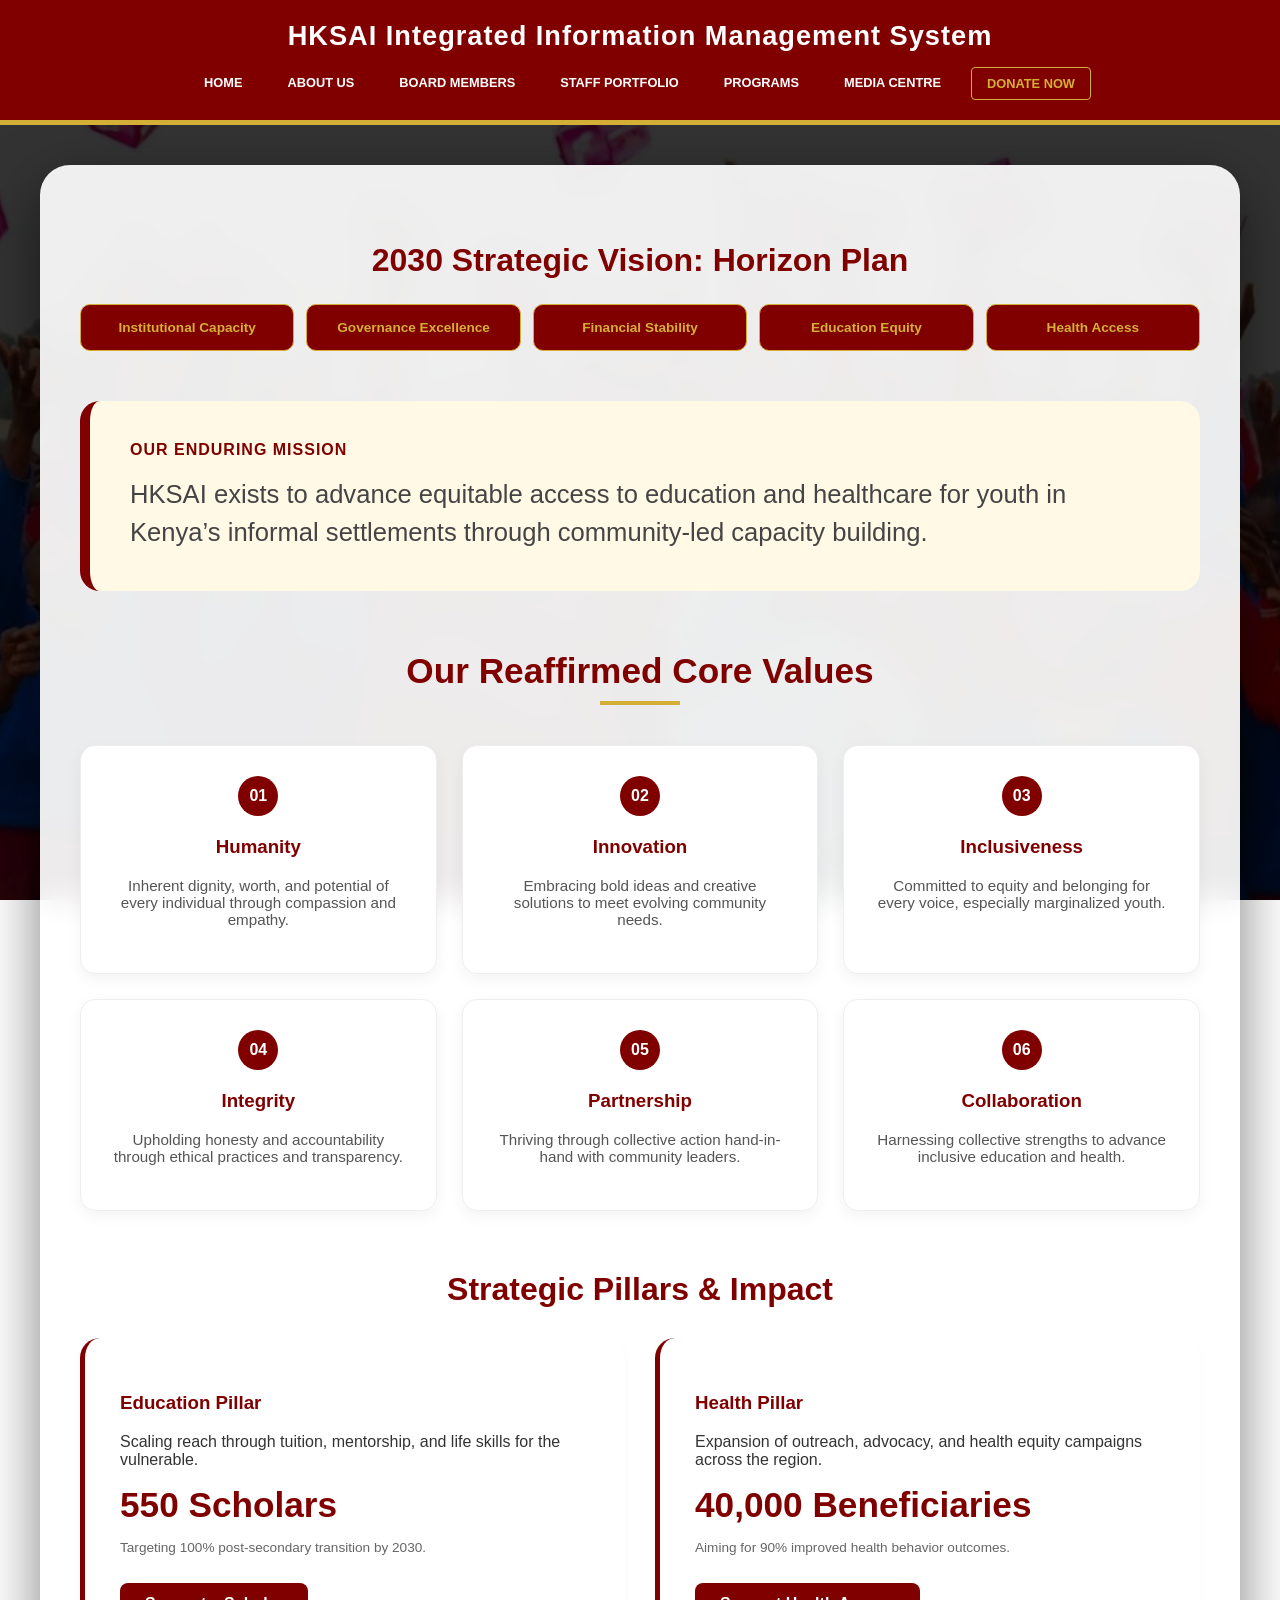
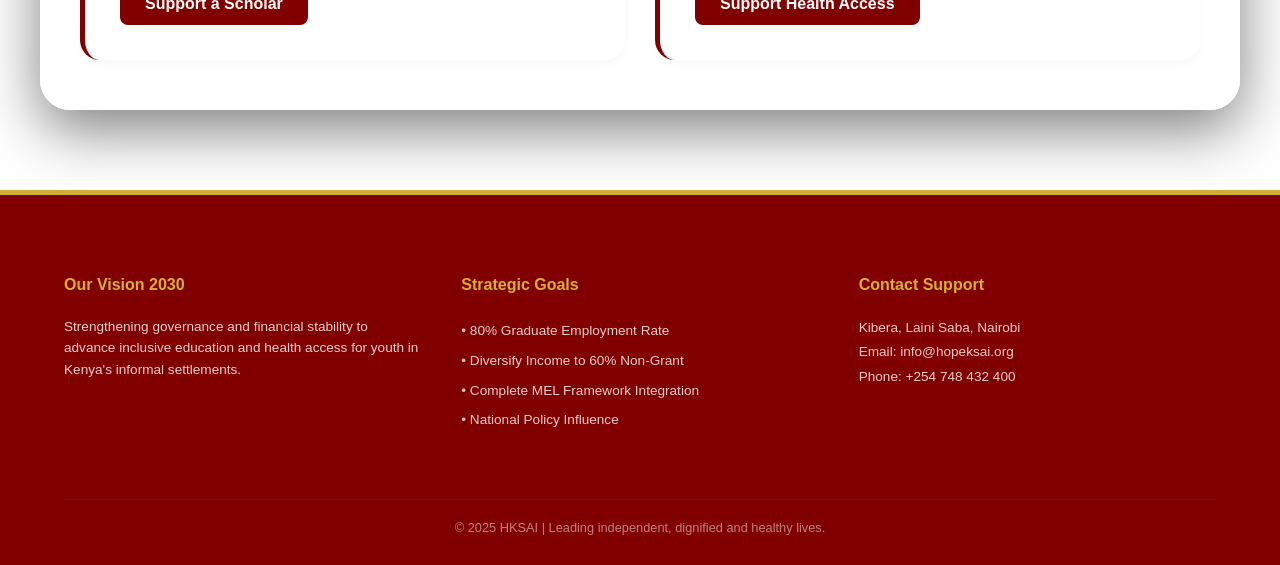
<file: frontend/index.html>
<!DOCTYPE html>
<html lang="en">
<head>
    <meta charset="UTF-8">
    <meta name="viewport" content="width=device-width, initial-scale=1.0">
    <title>HKSAI | 2030 Strategic Hub</title>
    <style>
        :root {
            --maroon: #800000;
            --gold: #D4AF37;
            --white: #ffffff;
            --glass: rgba(255, 255, 255, 0.92);
        }

        body {
            margin: 0;
            font-family: 'Inter', 'Segoe UI', sans-serif;
            /* Professional background with a blur-friendly tint */
            background: linear-gradient(rgba(0,0,0,0.8), rgba(0,0,0,0.8)), url('H1.jpeg');
            background-size: cover;
            background-attachment: fixed;
            background-position: center;
            color: #333;
        }

        /* --- HEADER & NAVIGATION --- */
        header.portal-header {
            background: var(--maroon);
            padding: 20px 5%;
            border-bottom: 5px solid var(--gold);
            text-align: center;
            position: sticky;
            top: 0;
            z-index: 1000;
        }

        .header-title {
            color: white;
            font-size: 1.7rem;
            font-weight: 800;
            margin-bottom: 15px;
            letter-spacing: 1px;
        }

        nav.main-nav {
            display: flex;
            justify-content: center;
            flex-wrap: wrap;
            gap: 15px;
        }

        nav.main-nav a {
            color: white;
            text-decoration: none;
            font-weight: 600;
            text-transform: uppercase;
            font-size: 0.8rem;
            padding: 8px 15px;
            transition: 0.3s;
            border-radius: 4px;
        }

        nav.main-nav a:hover { background: var(--gold); color: var(--maroon); }

        /* --- MAIN CONTAINER --- */
        .portal-container {
            max-width: 1200px;
            margin: 40px auto;
            padding: 0 20px;
        }

        .content-card {
            background: var(--glass);
            backdrop-filter: blur(15px); /* Modern professional blur */
            -webkit-backdrop-filter: blur(15px);
            padding: 50px 40px;
            border-radius: 30px;
            box-shadow: 0 20px 60px rgba(0,0,0,0.5);
        }

        /* --- STRATEGIC VISION BLOCKS --- */
        .vision-grid {
            display: grid;
            grid-template-columns: repeat(auto-fit, minmax(180px, 1fr));
            gap: 12px;
            margin-bottom: 50px;
        }

        .vision-block {
            background: var(--maroon);
            color: var(--gold);
            padding: 15px;
            border-radius: 10px;
            text-align: center;
            font-weight: 700;
            font-size: 0.85rem;
            border: 1px solid var(--gold);
        }

        /* --- CORE VALUES GRID (3x2 Balanced) --- */
        .values-grid {
            display: grid;
            grid-template-columns: repeat(3, 1fr);
            gap: 25px;
            margin-bottom: 60px;
        }

        .value-item {
            background: #fff;
            border: 1px solid #eee;
            padding: 30px;
            border-radius: 15px;
            text-align: center;
            transition: 0.3s;
            box-shadow: 0 5px 15px rgba(0,0,0,0.05);
        }

        .value-item:hover {
            border-color: var(--gold);
            transform: translateY(-8px);
            box-shadow: 0 15px 30px rgba(128,0,0,0.1);
        }

        .value-circle {
            background: var(--maroon);
            color: white;
            width: 40px;
            height: 40px;
            border-radius: 50%;
            display: flex;
            align-items: center;
            justify-content: center;
            font-weight: bold;
            margin: 0 auto 20px;
        }

        /* --- PROGRAM PILLARS --- */
        .program-section {
            display: grid;
            grid-template-columns: 1fr 1fr;
            gap: 30px;
            margin-top: 30px;
        }

        .program-card {
            background: white;
            padding: 35px;
            border-radius: 20px;
            border-left: 5px solid var(--maroon);
            box-shadow: 0 4px 10px rgba(0,0,0,0.03);
            transition: 0.3s;
        }

        .program-card:hover { transform: scale(1.02); border-left-color: var(--gold); }

        .metric {
            font-size: 2.2rem;
            font-weight: 900;
            color: var(--maroon);
            margin: 15px 0;
        }

        .btn-donate {
            display: inline-block;
            margin-top: 15px;
            padding: 12px 25px;
            background: var(--maroon);
            color: white;
            text-decoration: none;
            font-weight: bold;
            border-radius: 8px;
            transition: 0.3s;
        }

        .btn-donate:hover { background: var(--gold); color: var(--maroon); }

        /* --- FOOTER --- */
        footer {
            background: var(--maroon);
            color: white;
            padding: 60px 5% 30px;
            margin-top: 80px;
            border-top: 5px solid var(--gold);
        }

        .footer-grid {
            display: grid;
            grid-template-columns: repeat(auto-fit, minmax(250px, 1fr));
            gap: 40px;
            max-width: 1200px;
            margin: 0 auto;
        }

        /* RESPONSIVE DESIGN */
        @media (max-width: 992px) {
            .values-grid { grid-template-columns: repeat(2, 1fr); }
            .program-section { grid-template-columns: 1fr; }
        }
        @media (max-width: 600px) {
            .values-grid { grid-template-columns: 1fr; }
        }
    </style>
</head>
<body>

    <header class="portal-header">
        <div class="header-title">HKSAI Integrated Information Management System</div>
        <nav class="main-nav">
            <a href="index.html">Home</a>
            <a href="about.html">About Us</a>
            <a href="board.html">Board Members</a>
            <a href="staff.html">Staff Portfolio</a>
            <a href="donate.html">Programs</a>
             <a href="gallery.html">Media Centre</a>
            <a href="donate.html" style="border: 1px solid var(--gold); color: var(--gold);">Donate Now</a>
        </nav>
    </header>

    <div class="portal-container">
        <div class="content-card">
            
            <div style="text-align: center; margin-bottom: 50px;">
                <h2 style="color: var(--maroon); margin-bottom: 25px; font-size: 2rem; font-weight: 800;">2030 Strategic Vision: Horizon Plan</h2>
                <div class="vision-grid">
                    <div class="vision-block">Institutional Capacity</div>
                    <div class="vision-block">Governance Excellence</div>
                    <div class="vision-block">Financial Stability</div>
                    <div class="vision-block">Education Equity</div>
                    <div class="vision-block">Health Access</div>
                </div>
            </div>

            <div style="background: #fff9e6; padding: 40px; border-radius: 20px; margin-bottom: 60px; border-left: 10px solid var(--maroon);">
                <h3 style="color: var(--maroon); margin-top: 0; text-transform: uppercase; font-size: 1rem; letter-spacing: 1px;">Our Enduring Mission</h3>
                <p style="line-height: 1.5; font-size: 1.6rem; color: #444; margin: 0; font-weight: 300;">
                    HKSAI exists to advance equitable access to education and healthcare for youth in Kenya’s informal settlements through community-led capacity building.
                </p>
            </div>

            <div style="text-align: center; margin-bottom: 40px;">
                <h2 style="color: var(--maroon); margin-bottom: 10px; font-size: 2.2rem; font-weight: 900;">Our Reaffirmed Core Values</h2>
                <div style="width: 80px; height: 4px; background: var(--gold); margin: 0 auto 40px;"></div>
            </div>
            
            <div class="values-grid">
                <div class="value-item">
                    <div class="value-circle">01</div>
                    <h3 style="color: var(--maroon);">Humanity</h3>
                    <p style="font-size: 0.95rem; color: #555;">Inherent dignity, worth, and potential of every individual through compassion and empathy.</p>
                </div>
                <div class="value-item">
                    <div class="value-circle">02</div>
                    <h3 style="color: var(--maroon);">Innovation</h3>
                    <p style="font-size: 0.95rem; color: #555;">Embracing bold ideas and creative solutions to meet evolving community needs.</p>
                </div>
                <div class="value-item">
                    <div class="value-circle">03</div>
                    <h3 style="color: var(--maroon);">Inclusiveness</h3>
                    <p style="font-size: 0.95rem; color: #555;">Committed to equity and belonging for every voice, especially marginalized youth.</p>
                </div>
                <div class="value-item">
                    <div class="value-circle">04</div>
                    <h3 style="color: var(--maroon);">Integrity</h3>
                    <p style="font-size: 0.95rem; color: #555;">Upholding honesty and accountability through ethical practices and transparency.</p>
                </div>
                <div class="value-item">
                    <div class="value-circle">05</div>
                    <h3 style="color: var(--maroon);">Partnership</h3>
                    <p style="font-size: 0.95rem; color: #555;">Thriving through collective action hand-in-hand with community leaders.</p>
                </div>
                <div class="value-item">
                    <div class="value-circle">06</div>
                    <h3 style="color: var(--maroon);">Collaboration</h3>
                    <p style="font-size: 0.95rem; color: #555;">Harnessing collective strengths to advance inclusive education and health.</p>
                </div>
            </div>

            <h2 style="text-align: center; color: var(--maroon); margin-bottom: 30px; font-size: 2rem;">Strategic Pillars & Impact</h2>
            <div class="program-section">
                <div class="program-card">
                    <h3 style="color: var(--maroon);">Education Pillar</h3>
                    <p>Scaling reach through tuition, mentorship, and life skills for the vulnerable.</p>
                    <div class="metric">550 Scholars</div>
                    <p style="font-size: 0.85rem; color: #666;">Targeting 100% post-secondary transition by 2030.</p>
                    <a href="#" class="btn-donate">Support a Scholar</a>
                </div>

                <div class="program-card">
                    <h3 style="color: var(--maroon);">Health Pillar</h3>
                    <p>Expansion of outreach, advocacy, and health equity campaigns across the region.</p>
                    <div class="metric">40,000 Beneficiaries</div>
                    <p style="font-size: 0.85rem; color: #666;">Aiming for 90% improved health behavior outcomes.</p>
                    <a href="#" class="btn-donate">Support Health Access</a>
                </div>
            </div>

        </div>
    </div>

    <footer>
        <div class="footer-grid">
            <div>
                <h4 style="color: var(--gold);">Our Vision 2030</h4>
                <p style="font-size: 0.85rem; opacity: 0.8; line-height: 1.6;">Strengthening governance and financial stability to advance inclusive education and health access for youth in Kenya's informal settlements.</p>
            </div>
            <div>
                <h4 style="color: var(--gold);">Strategic Goals</h4>
                <ul style="list-style: none; padding: 0; font-size: 0.85rem; opacity: 0.8; line-height: 2.2;">
                    <li>• 80% Graduate Employment Rate</li>
                    <li>• Diversify Income to 60% Non-Grant</li>
                    <li>• Complete MEL Framework Integration</li>
                    <li>• National Policy Influence</li>
                </ul>
            </div>
            <div>
                <h4 style="color: var(--gold);">Contact Support</h4>
                <p style="font-size: 0.85rem; opacity: 0.8; line-height: 1.8;">
                    Kibera, Laini Saba, Nairobi<br>
                    Email: info@hopeksai.org<br>
                    Phone: +254 748 432 400
                </p>
            </div>
        </div>
        <div style="text-align: center; margin-top: 50px; font-size: 0.8rem; opacity: 0.5; border-top: 1px solid rgba(255,255,255,0.1); padding-top: 20px;">
            © 2025 HKSAI | Leading independent, dignified and healthy lives.
        </div>
    </footer>

</body>
</html>
</file>
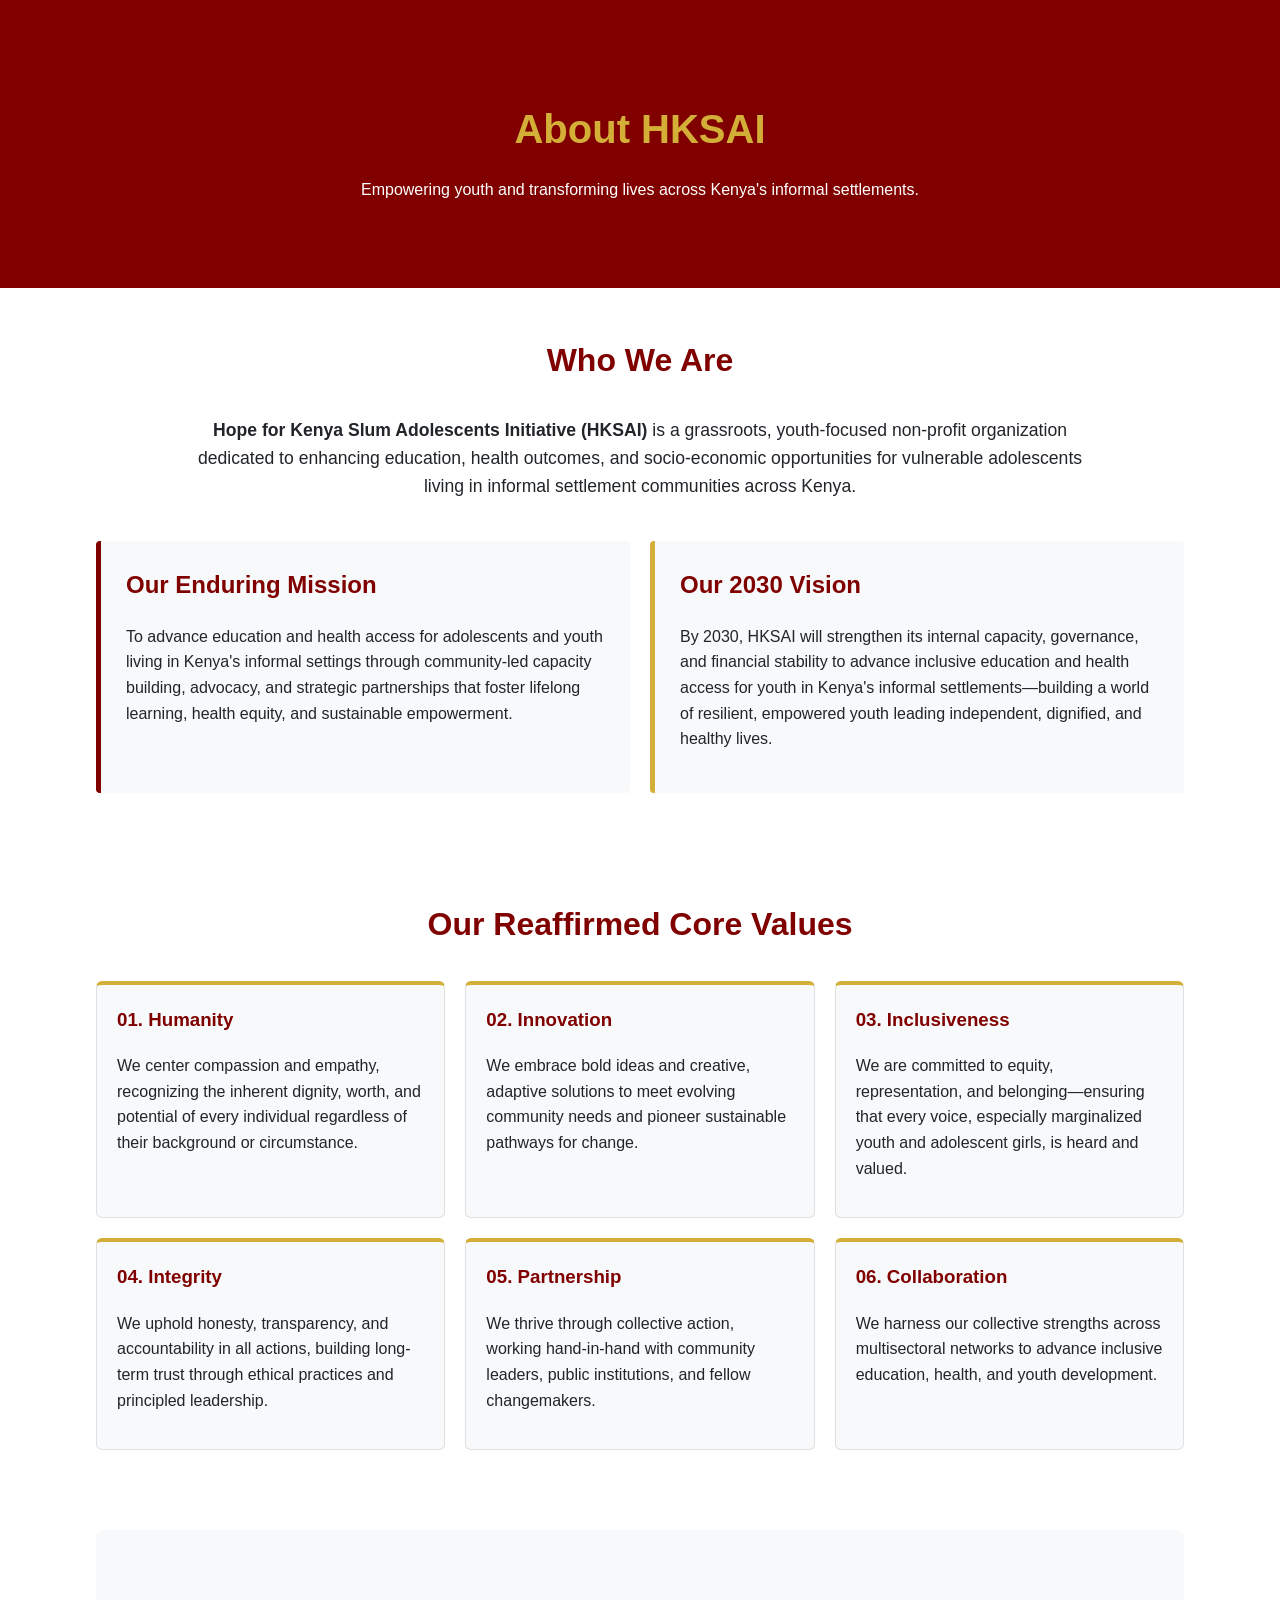
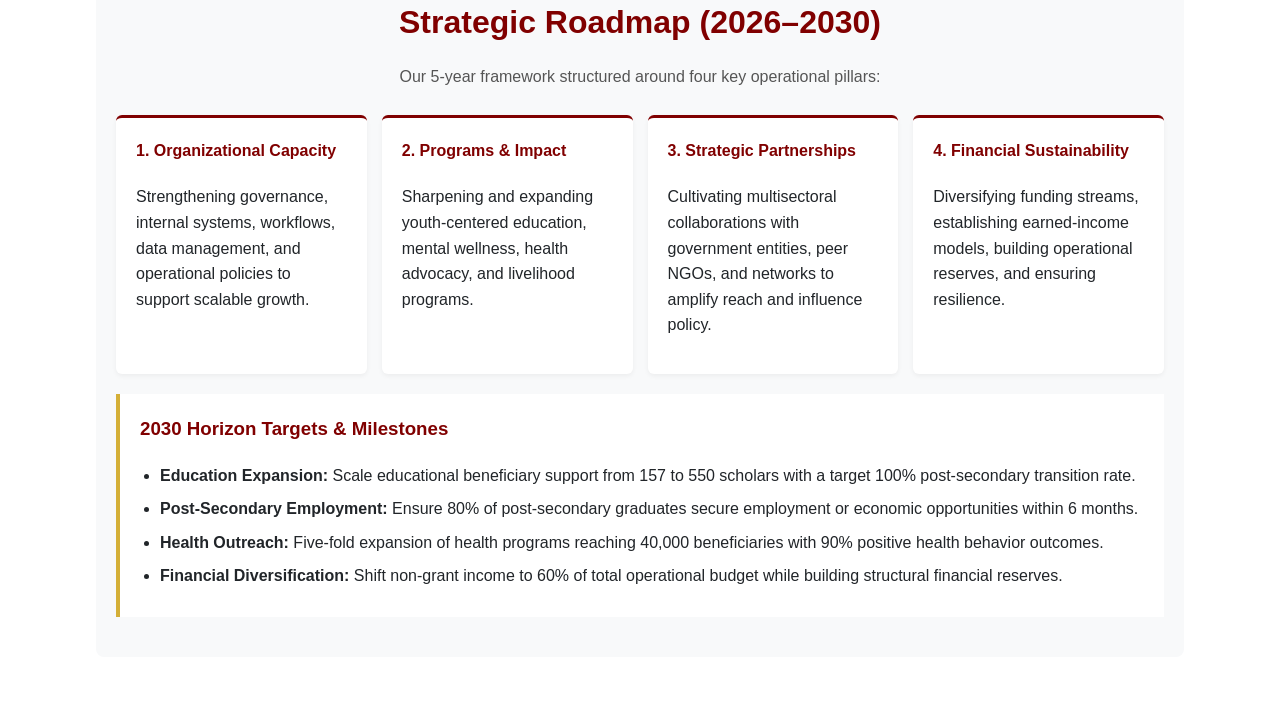
<file: about.html>
<!DOCTYPE html>
<html lang="en">
<head>
  <meta charset="UTF-8">
  <meta name="viewport" content="width=device-width, initial-scale=1.0">
  <title>About Us | Hope for Kenya Slum Adolescents Initiative (HKSAI)</title>
  <style>
    /* HKSAI Official Brand Palette */
    :root {
      --hksai-maroon: #800000;
      --hksai-gold: #D4AF37;
      --hksai-dark: #212529;
      --hksai-light: #f8f9fa;
    }

    body {
      font-family: Arial, sans-serif;
      color: var(--hksai-dark);
      line-height: 1.6;
      margin: 0;
      padding: 0;
    }

    .container {
      width: 85%;
      max-width: 1200px;
      margin: auto;
      padding: 20px 0;
    }

    /* Hero Section */
    .about-hero {
      background-color: var(--hksai-maroon);
      color: #ffffff;
      padding: 50px 20px;
      text-align: center;
    }

    .about-hero h1 {
      color: var(--hksai-gold);
      font-size: 2.5rem;
      margin-bottom: 10px;
    }

    /* Mission & Vision Grid */
    .mv-grid {
      display: grid;
      grid-template-columns: repeat(auto-fit, minmax(300px, 1fr));
      gap: 20px;
      margin: 40px 0;
    }

    .mv-box {
      background: var(--hksai-light);
      border-left: 5px solid var(--hksai-maroon);
      padding: 25px;
      border-radius: 4px;
    }

    .mv-box.vision {
      border-left-color: var(--hksai-gold);
    }

    .mv-box h2 {
      color: var(--hksai-maroon);
      margin-top: 0;
    }

    /* Core Values Grid */
    .values-section {
      background: #ffffff;
      padding: 40px 0;
    }

    .section-title {
      text-align: center;
      color: var(--hksai-maroon);
      font-size: 2rem;
      margin-bottom: 30px;
    }

    .values-grid {
      display: grid;
      grid-template-columns: repeat(auto-fit, minmax(280px, 1fr));
      gap: 20px;
    }

    .value-card {
      border: 1px solid #e0e0e0;
      border-top: 4px solid var(--hksai-gold);
      padding: 20px;
      border-radius: 6px;
      background: var(--hksai-light);
    }

    .value-card h3 {
      color: var(--hksai-maroon);
      margin-top: 0;
    }

    /* Strategic Plan Section */
    .plan-section {
      background: var(--hksai-light);
      padding: 40px 20px;
      border-radius: 8px;
      margin: 40px 0;
    }

    .pillars-grid {
      display: grid;
      grid-template-columns: repeat(auto-fit, minmax(240px, 1fr));
      gap: 15px;
      margin-top: 25px;
    }

    .pillar-card {
      background: #ffffff;
      padding: 20px;
      border-radius: 6px;
      box-shadow: 0 2px 5px rgba(0,0,0,0.05);
      border-top: 3px solid var(--hksai-maroon);
    }

    .pillar-card h4 {
      color: var(--hksai-maroon);
      margin-top: 0;
    }

    /* Goals / Targets List */
    .goals-list {
      background: #ffffff;
      border-left: 4px solid var(--hksai-gold);
      padding: 20px;
      margin-top: 20px;
    }

    .goals-list ul {
      margin: 0;
      padding-left: 20px;
    }

    .goals-list li {
      margin-bottom: 8px;
    }
  </style>
</head>
<body>

  <!-- HERO HEADER -->
  <header class="about-hero">
    <div class="container">
      <h1>About HKSAI</h1>
      <p>Empowering youth and transforming lives across Kenya's informal settlements.</p>
    </div>
  </header>

  <main class="container">

    <!-- WHO WE ARE -->
    <section>
      <h2 class="section-title">Who We Are</h2>
      <p style="font-size: 1.1rem; text-align: center; max-width: 900px; margin: 0 auto 30px auto;">
        <strong>Hope for Kenya Slum Adolescents Initiative (HKSAI)</strong> is a grassroots, youth-focused non-profit organization dedicated to enhancing education, health outcomes, and socio-economic opportunities for vulnerable adolescents living in informal settlement communities across Kenya.
      </p>
    </section>

    <!-- MISSION & VISION -->
    <section class="mv-grid">
      <div class="mv-box">
        <h2>Our Enduring Mission</h2>
        <p>To advance education and health access for adolescents and youth living in Kenya's informal settings through community-led capacity building, advocacy, and strategic partnerships that foster lifelong learning, health equity, and sustainable empowerment.</p>
      </div>

      <div class="mv-box vision">
        <h2>Our 2030 Vision</h2>
        <p>By 2030, HKSAI will strengthen its internal capacity, governance, and financial stability to advance inclusive education and health access for youth in Kenya's informal settlements—building a world of resilient, empowered youth leading independent, dignified, and healthy lives.</p>
      </div>
    </section>

    <!-- CORE VALUES -->
    <section class="values-section">
      <h2 class="section-title">Our Reaffirmed Core Values</h2>
      <div class="values-grid">
        
        <div class="value-card">
          <h3>01. Humanity</h3>
          <p>We center compassion and empathy, recognizing the inherent dignity, worth, and potential of every individual regardless of their background or circumstance.</p>
        </div>

        <div class="value-card">
          <h3>02. Innovation</h3>
          <p>We embrace bold ideas and creative, adaptive solutions to meet evolving community needs and pioneer sustainable pathways for change.</p>
        </div>

        <div class="value-card">
          <h3>03. Inclusiveness</h3>
          <p>We are committed to equity, representation, and belonging—ensuring that every voice, especially marginalized youth and adolescent girls, is heard and valued.</p>
        </div>

        <div class="value-card">
          <h3>04. Integrity</h3>
          <p>We uphold honesty, transparency, and accountability in all actions, building long-term trust through ethical practices and principled leadership.</p>
        </div>

        <div class="value-card">
          <h3>05. Partnership</h3>
          <p>We thrive through collective action, working hand-in-hand with community leaders, public institutions, and fellow changemakers.</p>
        </div>

        <div class="value-card">
          <h3>06. Collaboration</h3>
          <p>We harness our collective strengths across multisectoral networks to advance inclusive education, health, and youth development.</p>
        </div>

      </div>
    </section>

    <!-- STRATEGIC PLAN 2026-2030 -->
    <section class="plan-section">
      <h2 class="section-title" style="margin-bottom: 10px;">Strategic Roadmap (2026–2030)</h2>
      <p style="text-align: center; color: #555; margin-bottom: 25px;">Our 5-year framework structured around four key operational pillars:</p>

      <div class="pillars-grid">
        <div class="pillar-card">
          <h4>1. Organizational Capacity</h4>
          <p>Strengthening governance, internal systems, workflows, data management, and operational policies to support scalable growth.</p>
        </div>

        <div class="pillar-card">
          <h4>2. Programs & Impact</h4>
          <p>Sharpening and expanding youth-centered education, mental wellness, health advocacy, and livelihood programs.</p>
        </div>

        <div class="pillar-card">
          <h4>3. Strategic Partnerships</h4>
          <p>Cultivating multisectoral collaborations with government entities, peer NGOs, and networks to amplify reach and influence policy.</p>
        </div>

        <div class="pillar-card">
          <h4>4. Financial Sustainability</h4>
          <p>Diversifying funding streams, establishing earned-income models, building operational reserves, and ensuring resilience.</p>
        </div>
      </div>

      <!-- Key Strategic Targets -->
      <div class="goals-list">
        <h3 style="color: var(--hksai-maroon); margin-top: 0;">2030 Horizon Targets & Milestones</h3>
        <ul>
          <li><strong>Education Expansion:</strong> Scale educational beneficiary support from 157 to 550 scholars with a target 100% post-secondary transition rate.</li>
          <li><strong>Post-Secondary Employment:</strong> Ensure 80% of post-secondary graduates secure employment or economic opportunities within 6 months.</li>
          <li><strong>Health Outreach:</strong> Five-fold expansion of health programs reaching 40,000 beneficiaries with 90% positive health behavior outcomes.</li>
          <li><strong>Financial Diversification:</strong> Shift non-grant income to 60% of total operational budget while building structural financial reserves.</li>
        </ul>
      </div>
    </section>

  </main>
</body>
</html>
</file>
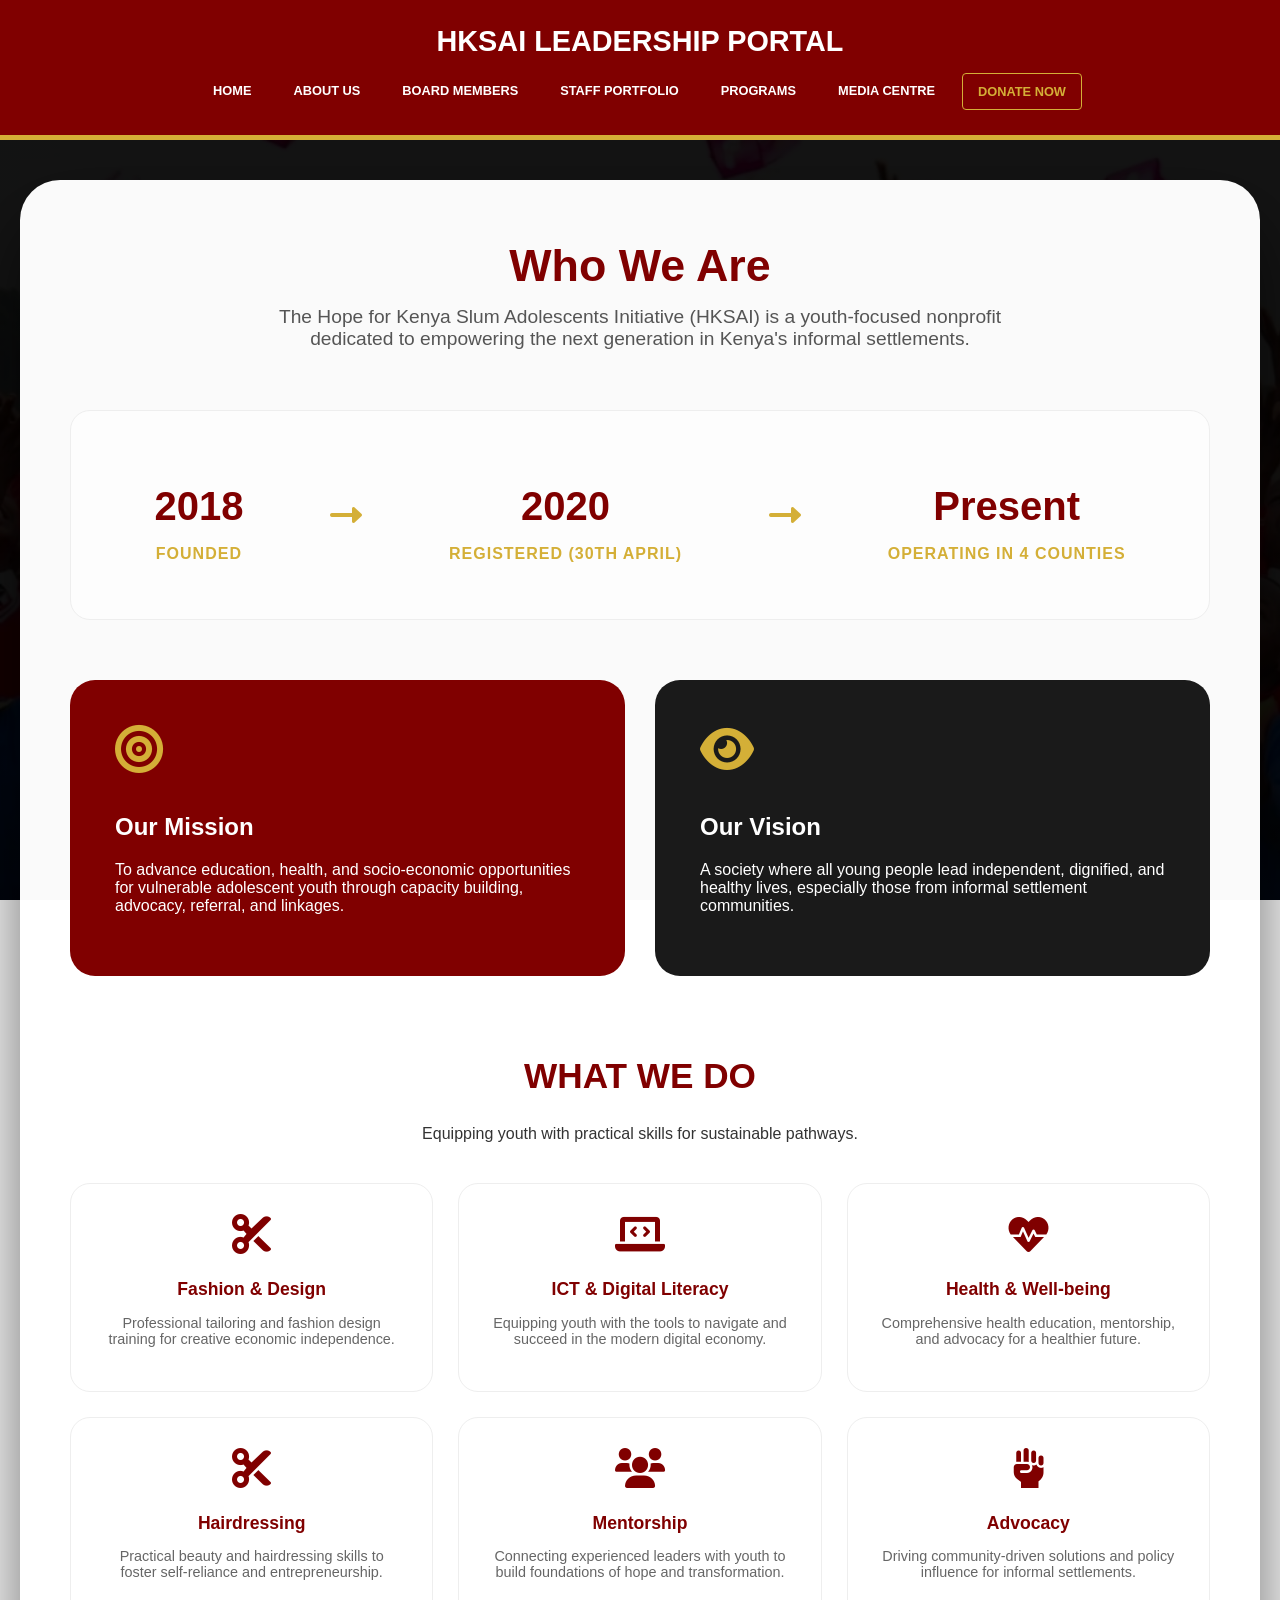
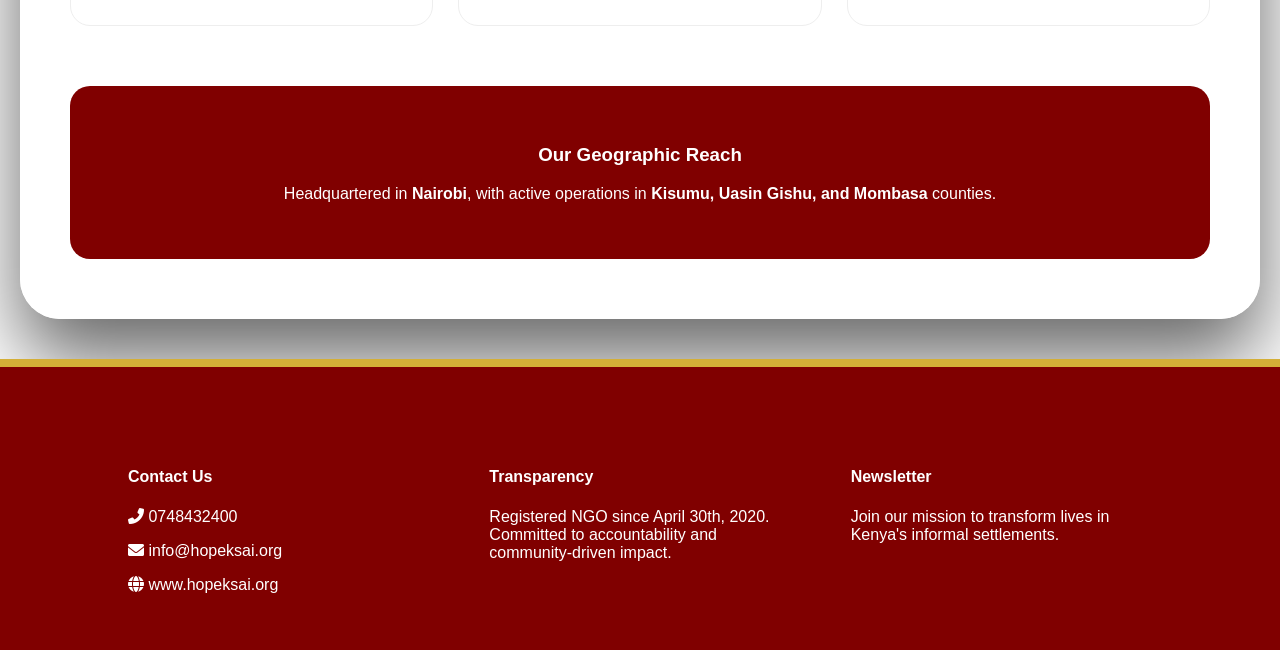
<file: frontend/about.html>
<!DOCTYPE html>
<html lang="en">
<head>
    <meta charset="UTF-8">
    <meta name="viewport" content="width=device-width, initial-scale=1.0">
    <title>About Us | HKSAI Identity</title>
    <link rel="stylesheet" href="https://cdnjs.cloudflare.com/ajax/libs/font-awesome/6.0.0/css/all.min.css">
    <style>
        :root {
            --maroon: #800000;
            --gold: #D4AF37;
            --white: #ffffff;
            --glass: rgba(255, 255, 255, 0.98);
        }

        body {
            margin: 0;
            font-family: 'Inter', sans-serif;
            background: linear-gradient(rgba(0,0,0,0.92), rgba(0,0,0,0.92)), url('H1.jpeg');
            background-size: cover;
            background-attachment: fixed;
            color: #333;
        }

        /* --- NAVIGATION --- */
        header.portal-header {
            background: var(--maroon);
            padding: 25px 5%;
            border-bottom: 5px solid var(--gold);
            text-align: center;
            position: sticky;
            top: 0;
            z-index: 1000;
        }

        .header-title { color: white; font-size: 1.8rem; font-weight: 900; text-transform: uppercase; margin-bottom: 15px; }
        
        nav.main-nav { display: flex; justify-content: center; flex-wrap: wrap; gap: 12px; }
        nav.main-nav a {
            color: white; text-decoration: none; font-weight: 600; text-transform: uppercase;
            font-size: 0.8rem; padding: 10px 15px; transition: 0.3s; border-radius: 4px;
        }
        nav.main-nav a:hover { color: var(--gold); background: rgba(255,255,255,0.1); }

        /* --- CONTAINER --- */
        .portal-container { max-width: 1300px; margin: 40px auto; padding: 0 20px; }
        
        .about-card {
            background: var(--glass);
            padding: 60px 50px;
            border-radius: 40px;
            box-shadow: 0 40px 80px rgba(0,0,0,0.6);
        }

        /* --- HISTORY TIMELINE --- */
        .timeline-section {
            display: flex;
            justify-content: space-around;
            align-items: center;
            margin: 60px 0;
            text-align: center;
            background: #fdfdfd;
            padding: 40px;
            border-radius: 20px;
            border: 1px solid #eee;
        }

        .timeline-box h2 { color: var(--maroon); font-size: 2.5rem; margin-bottom: 5px; }
        .timeline-box p { font-weight: 800; color: var(--gold); text-transform: uppercase; letter-spacing: 1px; }

        /* --- MISSION & VISION --- */
        .mv-grid {
            display: grid;
            grid-template-columns: 1fr 1fr;
            gap: 30px;
            margin-bottom: 80px;
        }

        .mv-card {
            padding: 45px;
            border-radius: 25px;
            color: white;
            position: relative;
            overflow: hidden;
        }

        .mission-bg { background: var(--maroon); }
        .vision-bg { background: var(--dark); background: #1a1a1a; }

        /* --- WHAT WE DO (GRAPHIC GRID) --- */
        .programs-header { text-align: center; margin-bottom: 40px; }
        .programs-header h2 { color: var(--maroon); font-size: 2.2rem; text-transform: uppercase; }

        .program-graphics {
            display: grid;
            grid-template-columns: repeat(3, 1fr);
            gap: 25px;
            margin-bottom: 60px;
        }

        .prog-card {
            text-align: center;
            padding: 30px;
            background: white;
            border-radius: 20px;
            transition: 0.3s;
            border: 1px solid #eee;
        }

        .prog-card:hover { transform: translateY(-10px); box-shadow: 0 15px 30px rgba(0,0,0,0.1); border-color: var(--gold); }
        .prog-card i { font-size: 2.5rem; color: var(--maroon); margin-bottom: 15px; }
        .prog-card h4 { margin: 10px 0; color: var(--maroon); font-size: 1.1rem; }
        .prog-card p { font-size: 0.9rem; color: #666; }

        /* --- FOOTER --- */
        footer {
            background: var(--maroon);
            color: white;
            padding: 80px 10% 40px;
            border-top: 8px solid var(--gold);
        }

        .footer-grid { display: grid; grid-template-columns: repeat(3, 1fr); gap: 60px; }

        @media (max-width: 900px) {
            .mv-grid, .program-graphics, .footer-grid, .timeline-section { grid-template-columns: 1fr; flex-direction: column; gap: 30px; }
        }
    </style>
</head>
<body>

    <header class="portal-header">
        <div class="header-title">HKSAI Leadership Portal</div>
        <nav class="main-nav">
            <a href="index.html">Home</a>
            <a href="about.html">About Us</a>
            <a href="board.html">Board Members</a>
            <a href="dashboard.html">Staff Portfolio</a>
            <a href="programs.html">Programs</a>
            <a href="gallery.html">Media Centre</a>
            <a href="donate.html" style="border: 1px solid var(--gold); color: var(--gold);">Donate Now</a>
        </nav>
    </header>

    <div class="portal-container">
        <div class="about-card">
            
            <div style="text-align: center;">
                <h1 style="color: var(--maroon); font-size: 2.8rem; margin: 0;">Who We Are</h1>
                <p style="font-size: 1.2rem; color: #555; max-width: 800px; margin: 15px auto;">
                    The Hope for Kenya Slum Adolescents Initiative (HKSAI) is a youth-focused nonprofit dedicated to empowering the next generation in Kenya's informal settlements.
                </p>
            </div>

            <div class="timeline-section">
                <div class="timeline-box">
                    <h2>2018</h2>
                    <p>Founded</p>
                </div>
                <i class="fas fa-long-arrow-alt-right fa-2x" style="color: var(--gold);"></i>
                <div class="timeline-box">
                    <h2>2020</h2>
                    <p>Registered (30th April)</p>
                </div>
                <i class="fas fa-long-arrow-alt-right fa-2x" style="color: var(--gold);"></i>
                <div class="timeline-box">
                    <h2>Present</h2>
                    <p>Operating in 4 Counties</p>
                </div>
            </div>

            <div class="mv-grid">
                <div class="mv-card mission-bg">
                    <i class="fas fa-bullseye fa-3x" style="margin-bottom: 20px; color: var(--gold);"></i>
                    <h2>Our Mission</h2>
                    <p>To advance education, health, and socio-economic opportunities for vulnerable adolescent youth through capacity building, advocacy, referral, and linkages.</p>
                </div>
                <div class="mv-card vision-bg">
                    <i class="fas fa-eye fa-3x" style="margin-bottom: 20px; color: var(--gold);"></i>
                    <h2>Our Vision</h2>
                    <p>A society where all young people lead independent, dignified, and healthy lives, especially those from informal settlement communities.</p>
                </div>
            </div>

            <div class="programs-header">
                <h2>What We Do</h2>
                <p>Equipping youth with practical skills for sustainable pathways.</p>
            </div>

            <div class="program-graphics">
                <div class="prog-card">
                    <i class="fas fa-scissors"></i>
                    <h4>Fashion & Design</h4>
                    <p>Professional tailoring and fashion design training for creative economic independence.</p>
                </div>
                <div class="prog-card">
                    <i class="fas fa-laptop-code"></i>
                    <h4>ICT & Digital Literacy</h4>
                    <p>Equipping youth with the tools to navigate and succeed in the modern digital economy.</p>
                </div>
                <div class="prog-card">
                    <i class="fas fa-heartbeat"></i>
                    <h4>Health & Well-being</h4>
                    <p>Comprehensive health education, mentorship, and advocacy for a healthier future.</p>
                </div>
                <div class="prog-card">
                    <i class="fas fa-cut"></i>
                    <h4>Hairdressing</h4>
                    <p>Practical beauty and hairdressing skills to foster self-reliance and entrepreneurship.</p>
                </div>
                <div class="prog-card">
                    <i class="fas fa-users"></i>
                    <h4>Mentorship</h4>
                    <p>Connecting experienced leaders with youth to build foundations of hope and transformation.</p>
                </div>
                <div class="prog-card">
                    <i class="fas fa-fist-raised"></i>
                    <h4>Advocacy</h4>
                    <p>Driving community-driven solutions and policy influence for informal settlements.</p>
                </div>
            </div>

            <div style="background: var(--maroon); color: white; padding: 40px; border-radius: 20px; text-align: center;">
                <h3>Our Geographic Reach</h3>
                <p>Headquartered in <strong>Nairobi</strong>, with active operations in <strong>Kisumu, Uasin Gishu, and Mombasa</strong> counties.</p>
            </div>

        </div>
    </div>

    <footer>
        <div class="footer-grid">
            <div class="footer-col">
                <h4>Contact Us</h4>
                <p><i class="fas fa-phone-alt"></i> 0748432400</p>
                <p><i class="fas fa-envelope"></i> info@hopeksai.org</p>
                <p><i class="fas fa-globe"></i> www.hopeksai.org</p>
            </div>
            <div class="footer-col">
                <h4>Transparency</h4>
                <p>Registered NGO since April 30th, 2020. Committed to accountability and community-driven impact.</p>
            </div>
            <div class="footer-col">
                <h4>Newsletter</h4>
                <p>Join our mission to transform lives in Kenya's informal settlements.</p>
            </div>
        </div>
    </footer>

</body>
</html>
</file>
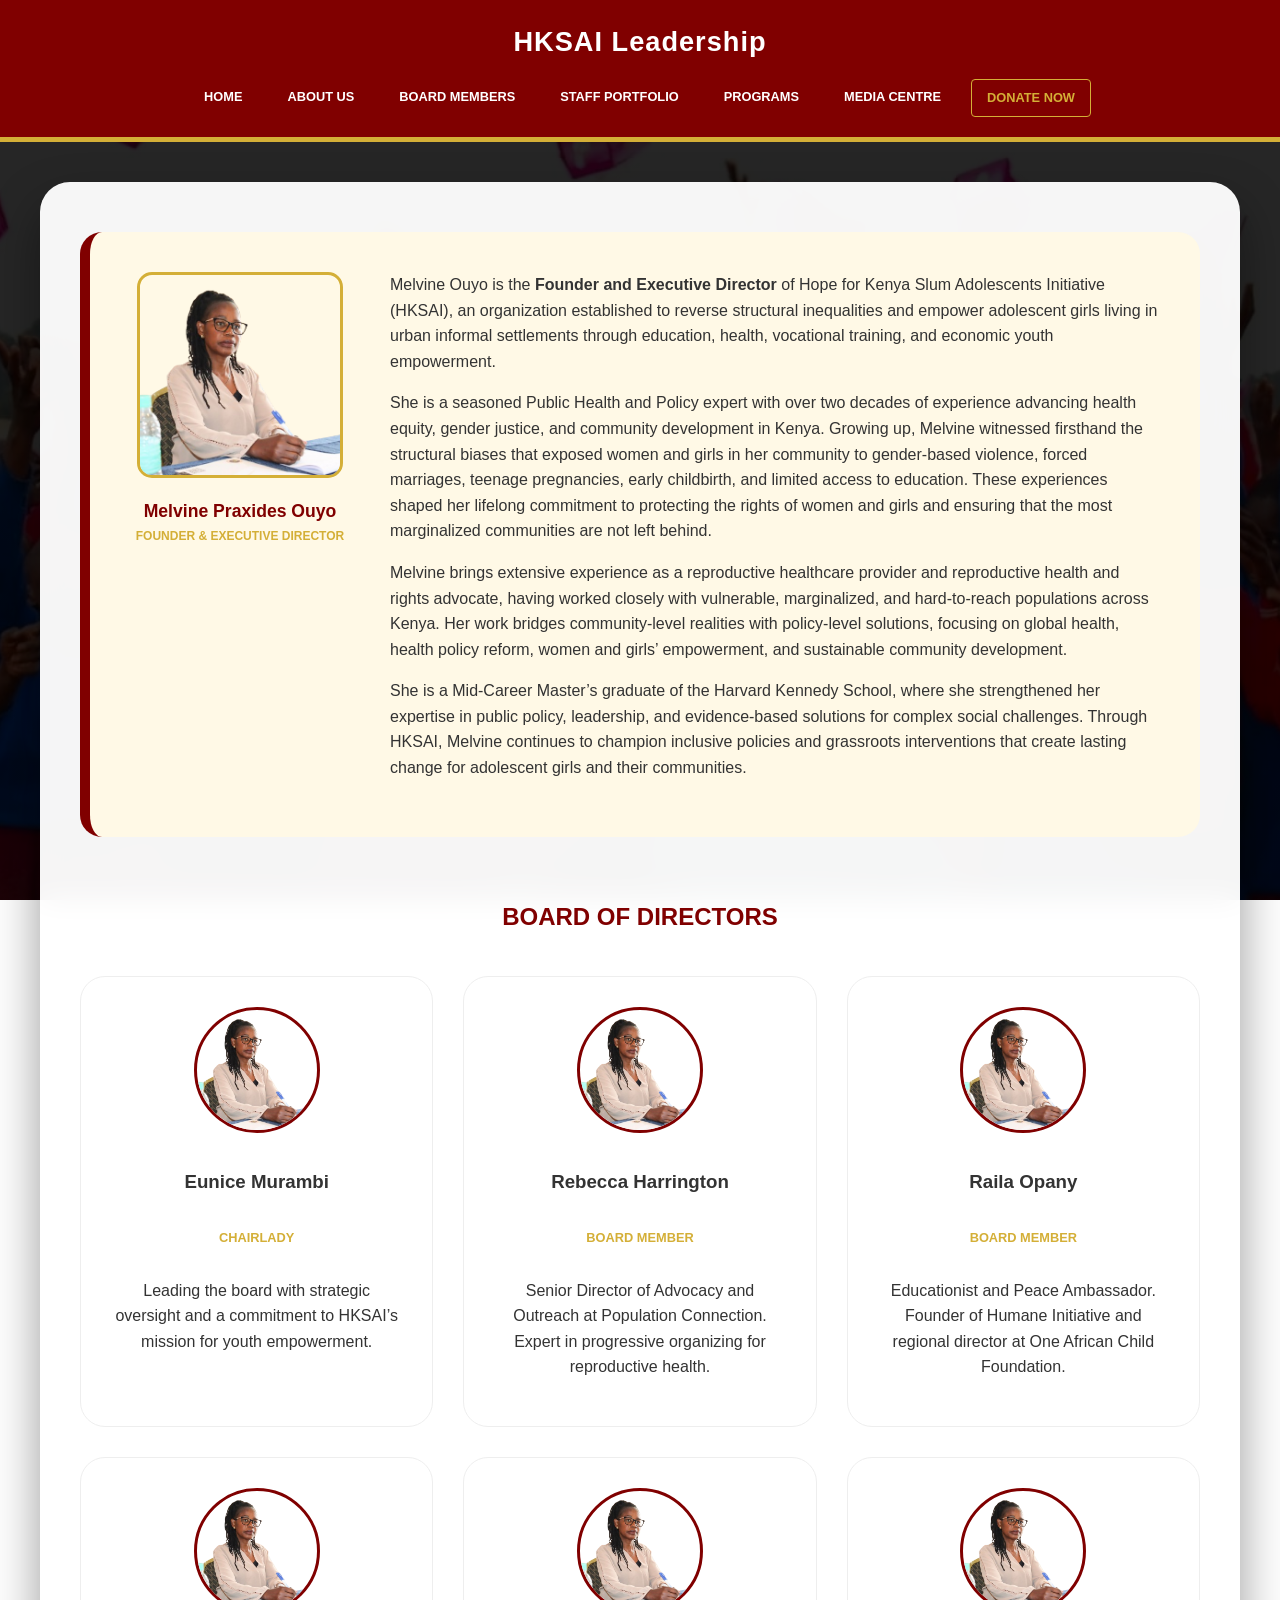
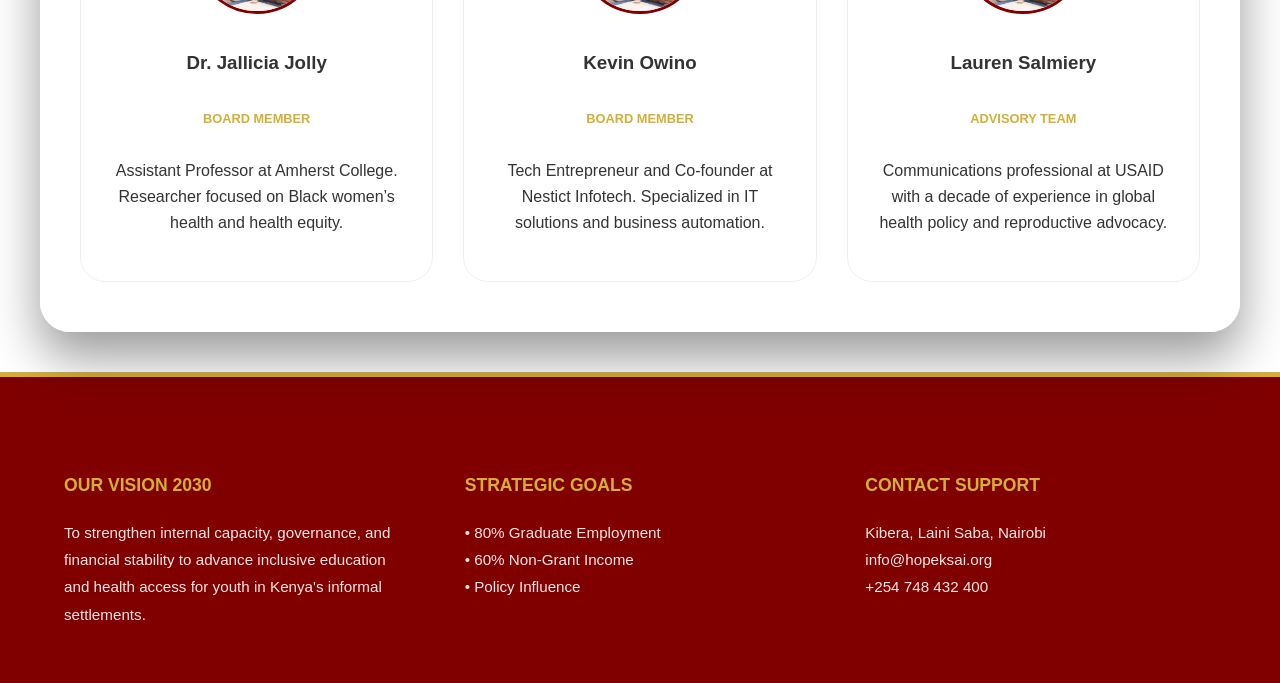
<file: frontend/board.html>
<!DOCTYPE html>
<html lang="en">
<head>
    <meta charset="UTF-8">
    <meta name="viewport" content="width=device-width, initial-scale=1.0">
    <title>Leadership & Board | HKSAI</title>
    <style>
        :root {
            --maroon: #800000;
            --gold: #D4AF37;
            --white: #ffffff;
            --glass: rgba(255, 255, 255, 0.96);
        }

        body {
            margin: 0;
            font-family: 'Inter', 'Segoe UI', sans-serif;
            background: linear-gradient(rgba(0,0,0,0.85), rgba(0,0,0,0.85)), url('H1.jpeg');
            background-size: cover;
            background-attachment: fixed;
            background-position: center;
            font-size: 1rem; /* Standardized Medium Font */
            color: #333;
            line-height: 1.6;
        }

        /* --- HEADER & NAVIGATION --- */
        header.portal-header {
            background: var(--maroon);
            padding: 20px 5%;
            border-bottom: 5px solid var(--gold);
            text-align: center;
            position: sticky;
            top: 0;
            z-index: 1000;
        }

        .header-title {
            color: white;
            font-size: 1.7rem;
            font-weight: 800;
            margin-bottom: 15px;
            letter-spacing: 1px;
        }

        nav.main-nav {
            display: flex;
            justify-content: center;
            flex-wrap: wrap;
            gap: 15px;
        }

        nav.main-nav a {
            color: white;
            text-decoration: none;
            font-weight: 600;
            text-transform: uppercase;
            font-size: 0.8rem;
            padding: 8px 15px;
            transition: 0.3s;
            border-radius: 4px;
        }

        nav.main-nav a:hover { background: var(--gold); color: var(--maroon); }

        /* --- MAIN CONTAINER --- */
        .portal-container {
            max-width: 1200px;
            margin: 40px auto;
            padding: 0 20px;
        }

        .content-card {
            background: var(--glass);
            backdrop-filter: blur(15px);
            padding: 50px 40px;
            border-radius: 30px;
            box-shadow: 0 25px 50px rgba(0,0,0,0.4);
        }

        /* --- FOUNDER BOX (Updated for Name Under Photo) --- */
        .founder-container {
            display: flex;
            gap: 40px;
            background: #fff9e6;
            padding: 40px;
            border-radius: 22px;
            margin-bottom: 61px;
            border-left: 10px solid var(--maroon);
            align-items: flex-start;
        }

        .founder-profile-column {
            text-align: center;
            flex: 0 0 220px; /* Fixed width for the photo/name column */
        }

        .profile-img-large {
            width: 200px;
            height: 200px;
            border-radius: 15px;
            border: 3px solid var(--gold);
            object-fit: cover;
            margin-bottom: 15px;
        }

        .founder-name {
            color: var(--maroon);
            font-size: 1.1rem;
            font-weight: 800;
            margin: 0;
            line-height: 1.2;
        }

        .founder-title-label {
            color: var(--gold);
            font-weight: 700;
            font-size: 0.75rem;
            text-transform: uppercase;
            margin-top: 5px;
            display: block;
        }

        .founder-bio-column {
            flex: 1;
        }

        /* --- BOARD GRID --- */
        .board-grid {
            display: grid;
            grid-template-columns: repeat(auto-fit, minmax(300px, 1fr));
            gap: 30px;
        }

        .member-card {
            background: white;
            border: 1px solid #eee;
            border-radius: 25px;
            padding: 30px;
            display: flex;
            flex-direction: column;
            align-items: center;
            text-align: center;
            transition: 0.3s;
        }

        .passport-photo {
            width: 120px;
            height: 120px;
            border-radius: 50%;
            margin-bottom: 15px;
            border: 3px solid var(--maroon);
            object-fit: cover;
        }

        /* --- STANDARDIZED FOOTER --- */
        footer {
            background: var(--maroon);
            color: white;
            padding: 70px 5% 40px;
            border-top: 5px solid var(--gold);
        }

        .footer-grid {
            display: grid;
            grid-template-columns: repeat(3, 1fr); /* 3 Equal Columns */
            gap: 50px;
            max-width: 1200px;
            margin: 0 auto;
        }

        .footer-col h4 { color: var(--gold); margin-bottom: 20px; font-size: 1.1rem; text-transform: uppercase; }
        .footer-col p, .footer-col li { font-size: 0.95rem; opacity: 0.9; line-height: 1.8; }

        @media (max-width: 900px) {
            .founder-container { flex-direction: column; text-align: center; }
            .founder-profile-column { margin: 0 auto 20px auto; }
            .footer-grid { grid-template-columns: 1fr; }
        }
    </style>
</head>
<body>

    <header class="portal-header">
        <div class="header-title">HKSAI Leadership</div>
        <nav class="main-nav">
            <a href="index.html">Home</a>
            <a href="about.html">About Us</a>
            <a href="board.html">Board Members</a>
            <a href="staff.html">Staff Portfolio</a>
            <a href="donate.html">Programs</a>
             <a href="gallery.html">Media Centre</a>
            <a href="#" style="border: 1px solid var(--gold); color: var(--gold);">Donate Now</a>
        </nav>
    </header>

    <div class="portal-container">
        <div class="content-card">
            
            <div class="founder-container">
                <div class="founder-profile-column">
                    <img src="EM.png" alt="Melvine Praxides Ouyo" class="profile-img-large">
                    <h3 class="founder-name">Melvine Praxides Ouyo</h3>
                    <span class="founder-title-label">Founder & Executive Director</span>
                </div>
                
                <div class="founder-bio-column">
                    <p style="margin-top: 0;">Melvine Ouyo is the <strong>Founder and Executive Director</strong> of Hope for Kenya Slum Adolescents Initiative (HKSAI), an organization established to reverse structural inequalities and empower adolescent girls living in urban informal settlements through education, health, vocational training, and economic youth empowerment.</p>
                    <p>She is a seasoned Public Health and Policy expert with over two decades of experience advancing health equity, gender justice, and community development in Kenya. Growing up, Melvine witnessed firsthand the structural biases that exposed women and girls in her community to gender-based violence, forced marriages, teenage pregnancies, early childbirth, and limited access to education. These experiences shaped her lifelong commitment to protecting the rights of women and girls and ensuring that the most marginalized communities are not left behind.</p>
                    <p>Melvine brings extensive experience as a reproductive healthcare provider and reproductive health and rights advocate, having worked closely with vulnerable, marginalized, and hard-to-reach populations across Kenya. Her work bridges community-level realities with policy-level solutions, focusing on global health, health policy reform, women and girls’ empowerment, and sustainable community development.</p>
                    <p>She is a Mid-Career Master’s graduate of the Harvard Kennedy School, where she strengthened her expertise in public policy, leadership, and evidence-based solutions for complex social challenges. Through HKSAI, Melvine continues to champion inclusive policies and grassroots interventions that create lasting change for adolescent girls and their communities.</p>
                </div>
            </div>

            <h2 style="color: var(--maroon); text-align: center; margin-bottom: 40px; text-transform: uppercase;">Board of Directors</h2>
            
            <div class="board-grid">
                <div class="member-card">
                    <img src="EM.png" class="passport-photo">
                    <h3>Eunice Murambi</h3>
                    <p style="color:var(--gold); font-weight:bold; font-size:0.8rem;">CHAIRLADY</p>
                    <p class="bio">Leading the board with strategic oversight and a commitment to HKSAI’s mission for youth empowerment.</p>
                </div>

                <div class="member-card">
                    <img src="EM.png" class="passport-photo">
                    <h3>Rebecca Harrington</h3>
                    <p style="color:var(--gold); font-weight:bold; font-size:0.8rem;">BOARD MEMBER</p>
                    <p class="bio">Senior Director of Advocacy and Outreach at Population Connection. Expert in progressive organizing for reproductive health.</p>
                </div>

                <div class="member-card">
                    <img src="EM.png" class="passport-photo">
                    <h3>Raila Opany</h3>
                    <p style="color:var(--gold); font-weight:bold; font-size:0.8rem;">BOARD MEMBER</p>
                    <p class="bio">Educationist and Peace Ambassador. Founder of Humane Initiative and regional director at One African Child Foundation.</p>
                </div>

                <div class="member-card">
                    <img src="EM.png" class="passport-photo">
                    <h3>Dr. Jallicia Jolly</h3>
                    <p style="color:var(--gold); font-weight:bold; font-size:0.8rem;">BOARD MEMBER</p>
                    <p class="bio">Assistant Professor at Amherst College. Researcher focused on Black women’s health and health equity.</p>
                </div>

                <div class="member-card">
                    <img src="EM.png" class="passport-photo">
                    <h3>Kevin Owino</h3>
                    <p style="color:var(--gold); font-weight:bold; font-size:0.8rem;">BOARD MEMBER</p>
                    <p class="bio">Tech Entrepreneur and Co-founder at Nestict Infotech. Specialized in IT solutions and business automation.</p>
                </div>

                <div class="member-card">
                    <img src="EM.png" class="passport-photo">
                    <h3>Lauren Salmiery</h3>
                    <p style="color:var(--gold); font-weight:bold; font-size:0.8rem;">ADVISORY TEAM</p>
                    <p class="bio">Communications professional at USAID with a decade of experience in global health policy and reproductive advocacy.</p>
                </div>
            </div>
        </div>
    </div>

    <footer>
        <div class="footer-grid">
            <div class="footer-col">
                <h4>Our Vision 2030</h4>
                <p>To strengthen internal capacity, governance, and financial stability to advance inclusive education and health access for youth in Kenya's informal settlements.</p>
            </div>
            <div class="footer-col">
                <h4>Strategic Goals</h4>
                <ul style="list-style: none; padding: 0;">
                    <li>• 80% Graduate Employment</li>
                    <li>• 60% Non-Grant Income</li>
                    <li>• Policy Influence</li>
                </ul>
            </div>
            <div class="footer-col">
                <h4>Contact Support</h4>
                <p>Kibera, Laini Saba, Nairobi<br>info@hopeksai.org<br>+254 748 432 400</p>
            </div>
        </div>
    </footer>

</body>
</html>
</file>
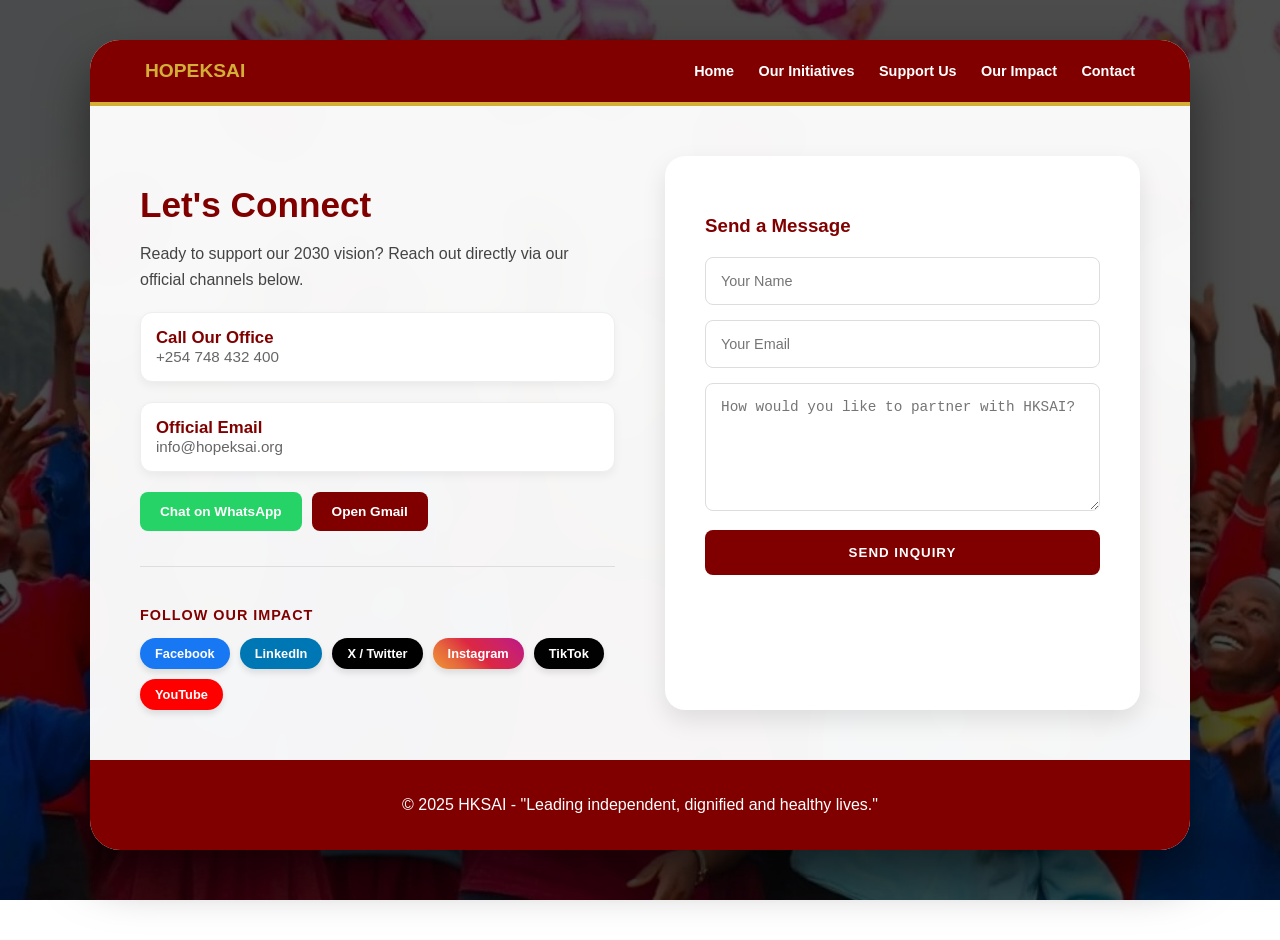
<file: frontend/contact.html>
<!DOCTYPE html>
<html lang="en">
<head>
    <meta charset="UTF-8">
    <meta name="viewport" content="width=device-width, initial-scale=1.0">
    <title>Contact HKSAI | 2030 Strategic Vision</title>
    <style>
        /* --- BRAND IDENTITY --- */
        :root {
            --maroon: #800000;
            --gold: #D4AF37;
            --white: #ffffff;
            --glass: rgba(255, 255, 255, 0.96);
        }

        body {
            margin: 0;
            font-family: 'Segoe UI', sans-serif;
            background: linear-gradient(rgba(0,0,0,0.7), rgba(0,0,0,0.7)), url('H1.jpeg');
            background-size: cover;
            background-attachment: fixed;
            min-height: 100vh;
        }

        .glass-wrapper {
            max-width: 1100px;
            margin: 40px auto;
            background: var(--glass);
            backdrop-filter: blur(15px);
            border-radius: 30px;
            overflow: hidden;
            box-shadow: 0 25px 50px rgba(0,0,0,0.5);
        }

        /* --- HEADER --- */
        header {
            background: var(--maroon);
            padding: 20px 5%;
            display: flex;
            justify-content: space-between;
            align-items: center;
            border-bottom: 4px solid var(--gold);
        }

        .logo { color: var(--gold); font-weight: bold; text-decoration: none; font-size: 1.2rem; }
        nav a { color: white; text-decoration: none; margin-left: 20px; font-weight: 600; font-size: 0.9rem; }
        nav a:hover { color: var(--gold); }

        /* --- CONTENT GRID --- */
        .contact-grid {
            display: grid;
            grid-template-columns: 1fr 1fr;
            padding: 50px;
            gap: 50px;
        }

        .info-side h2 { color: var(--maroon); font-size: 2.2rem; margin-bottom: 10px; }
        .info-side p { color: #444; line-height: 1.6; }
        
        .contact-method {
            margin: 20px 0;
            padding: 15px;
            background: #fff;
            border-radius: 12px;
            box-shadow: 0 4px 10px rgba(0,0,0,0.05);
            transition: 0.3s;
            border: 1px solid #eee;
        }

        .contact-method:hover { transform: translateY(-3px); border-color: var(--gold); }

        .contact-link {
            text-decoration: none;
            color: inherit;
            display: flex;
            align-items: center;
            gap: 15px;
        }

        .contact-link strong { color: var(--maroon); display: block; font-size: 1.05rem; }
        .contact-link span { color: #666; font-size: 0.95rem; }

        /* --- ACTION BUTTONS --- */
        .action-group {
            display: flex;
            gap: 10px;
            flex-wrap: wrap;
            margin-top: 15px;
        }

        .btn-action {
            padding: 12px 20px;
            border-radius: 8px;
            text-decoration: none;
            font-weight: bold;
            font-size: 0.85rem;
            display: inline-flex;
            align-items: center;
            gap: 8px;
            transition: 0.3s;
        }

        .btn-whatsapp { background: #25D366; color: white; }
        .btn-whatsapp:hover { background: #128C7E; transform: scale(1.05); }
        .btn-email { background: var(--maroon); color: white; }
        .btn-email:hover { background: var(--maroon-dark); transform: scale(1.05); }

        /* --- COLORED SOCIAL LINKS --- */
        .social-section {
            margin-top: 35px;
            padding-top: 20px;
            border-top: 1px solid #ddd;
        }

        .social-section h4 {
            color: var(--maroon);
            margin-bottom: 15px;
            text-transform: uppercase;
            font-size: 0.9rem;
            letter-spacing: 1px;
        }

        .social-links {
            display: flex;
            gap: 10px;
            flex-wrap: wrap;
        }

        .social-tag {
            padding: 8px 15px;
            border-radius: 20px;
            text-decoration: none;
            font-size: 0.8rem;
            font-weight: bold;
            color: white;
            transition: 0.3s;
            box-shadow: 0 4px 6px rgba(0,0,0,0.1);
        }

        .social-tag:hover { transform: translateY(-3px); opacity: 0.9; }

        /* Platform Specific Colors */
        .fb { background: #1877F2; }
        .li { background: #0077B5; }
        .tw { background: #000000; } /* X / Twitter black */
        .ig { background: linear-gradient(45deg, #f09433 0%, #e6683c 25%, #dc2743 50%, #cc2366 75%, #bc1888 100%); }
        .tk { background: #010101; }
        .yt { background: #FF0000; }

        /* --- FORM --- */
        .form-side {
            background: var(--white);
            padding: 40px;
            border-radius: 20px;
            box-shadow: 0 10px 25px rgba(0,0,0,0.1);
        }

        input, textarea {
            width: 100%;
            padding: 15px;
            margin-bottom: 15px;
            border: 1px solid #ddd;
            border-radius: 8px;
            box-sizing: border-box;
            font-size: 0.9rem;
        }

        .btn-send {
            width: 100%;
            background: var(--maroon);
            color: white;
            padding: 15px;
            border: none;
            border-radius: 8px;
            font-weight: bold;
            cursor: pointer;
            text-transform: uppercase;
            letter-spacing: 1px;
        }

        @media (max-width: 800px) { .contact-grid { grid-template-columns: 1fr; } }
    </style>
</head>
<body>

<div class="glass-wrapper">
    <header>
        <a href="index.html" class="logo">HOPEKSAI</a>
        <nav>
            <a href="index.html" class="active">Home</a>
            <a href="projects.html">Our Initiatives</a>
            <a href="donate.html">Support Us</a>
            <a href="dashboard.html">Our Impact</a>
            <a href="contact.html">Contact</a>
        </nav>
    </header>

    <main class="contact-grid">
        <div class="info-side">
            <h2>Let's Connect</h2>
            <p>Ready to support our 2030 vision? Reach out directly via our official channels below.</p>
            
            <div class="contact-method">
                <a href="tel:+254748432400" class="contact-link">
                    <div>
                        <strong>Call Our Office</strong>
                        <span>+254 748 432 400</span>
                    </div>
                </a>
            </div>

            <div class="contact-method">
                <a href="mailto:info@hopeksai.org" class="contact-link">
                    <div>
                        <strong>Official Email</strong>
                        <span>info@hopeksai.org</span>
                    </div>
                </a>
            </div>

            <div class="action-group">
                <a href="https://wa.me/254748432400" class="btn-action btn-whatsapp">Chat on WhatsApp</a>
                <a href="mailto:info@hopeksai.org" class="btn-action btn-email">Open Gmail</a>
            </div>

            <div class="social-section">
    <h4>Follow Our Impact</h4>
    <div class="social-links">
        <a href="https://www.facebook.com/HKSAIorg" class="social-tag fb" target="_blank" rel="noopener noreferrer">Facebook</a>
        <a href="https://www.linkedin.com/company/106997266/" class="social-tag li" target="_blank" rel="noopener noreferrer">LinkedIn</a>
        <a href="https://x.com/HKSAI27872" class="social-tag tw" target="_blank" rel="noopener noreferrer">X / Twitter</a>
        <a href="https://www.instagram.com/hopeksai/" class="social-tag ig" target="_blank" rel="noopener noreferrer">Instagram</a>
        <a href="https://www.tiktok.com/@hksai0" class="social-tag tk" target="_blank" rel="noopener noreferrer">TikTok</a>
        <a href="https://www.youtube.com/@hopeksai" class="social-tag yt" target="_blank" rel="noopener noreferrer">YouTube</a>
    </div>
</div>
        </div>

        <div class="form-side">
            <h3 style="color: var(--maroon); margin-bottom: 20px;">Send a Message</h3>
            <form>
                <input type="text" placeholder="Your Name" required>
                <input type="email" placeholder="Your Email" required>
                <textarea placeholder="How would you like to partner with HKSAI?" rows="6" required></textarea>
                <button type="submit" class="btn-send">Send Inquiry</button>
            </form>
        </div>
    </main>

    <footer style="background: var(--maroon); color: white; text-align: center; padding: 20px;">
        <p>© 2025 HKSAI - "Leading independent, dignified and healthy lives."</p>
    </footer>
</div>

</body>
</html>
</file>
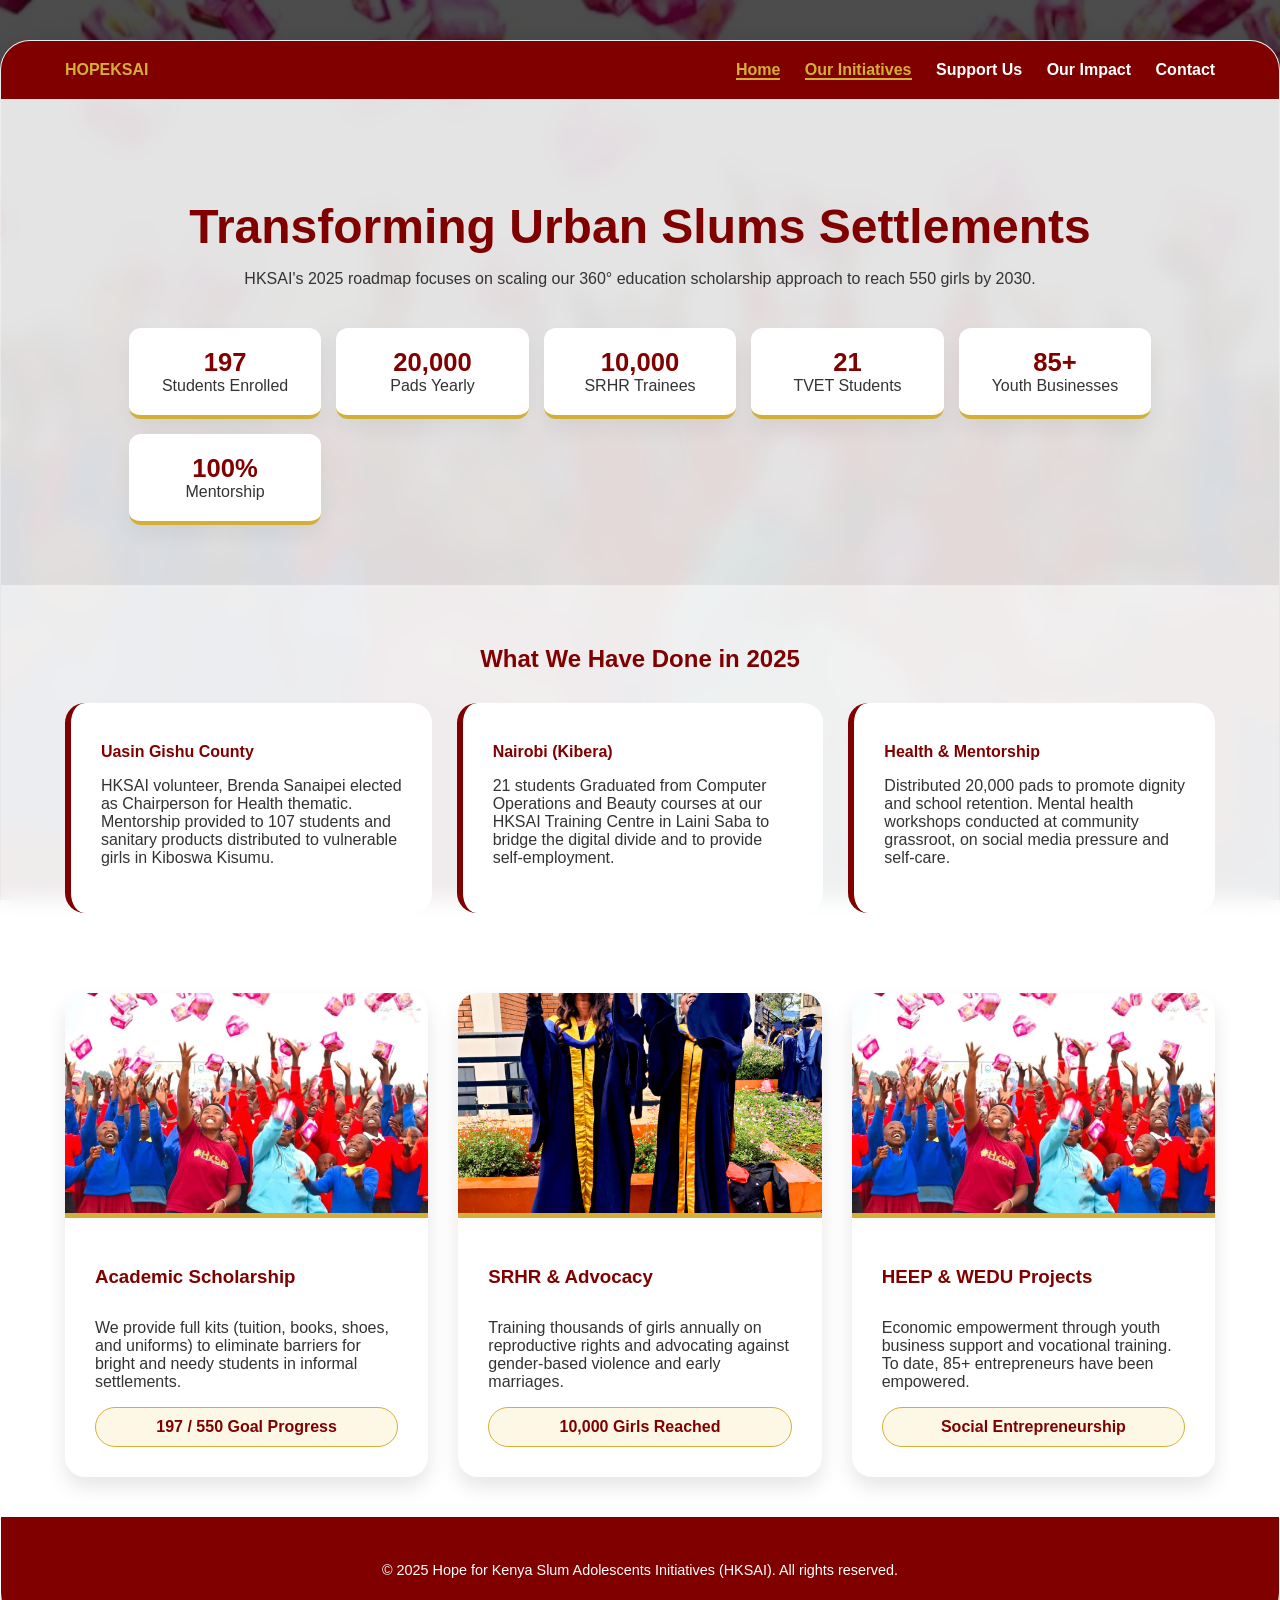
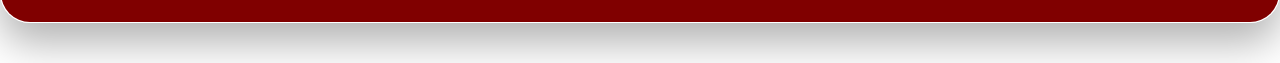
<file: frontend/dashboard.html>
<!DOCTYPE html>
<html lang="en">
<head>
    <meta charset="UTF-8">
    <meta name="viewport" content="width=device-width, initial-scale=1.0">
    <title>Our Initiatives | HKSAI 2025 Impact</title>
    <style>
        /* --- BRAND IDENTITY VARIABLES --- */
        :root {
            --maroon: #800000;
            --maroon-dark: #600000;
            --gold: #D4AF37;
            --gold-light: #fdf8e6;
            --white: #ffffff;
            --text-muted: #555555;
            --glass-bg: rgba(255, 255, 255, 0.85);
        }

        /* --- GLOBAL & LAYOUT --- */
        body {
            margin: 0;
            font-family: 'Segoe UI', Roboto, sans-serif;
            color: #333;
            /* Using H1.jpeg as the background with a dark overlay */
            background: linear-gradient(rgba(0,0,0,0.7), rgba(0,0,0,0.7)), url('H1.jpeg');
            background-size: cover;
            background-attachment: fixed;
            background-position: center;
        }

        .glass-wrapper {
            max-width: 1300px;
            margin: 40px auto;
            background: var(--glass-bg);
            backdrop-filter: blur(10px);
            border-radius: 30px;
            overflow: hidden;
            box-shadow: 0 20px 40px rgba(0,0,0,0.3);
            border: 1px solid rgba(255, 255, 255, 0.3);
        }

        /* --- NAVIGATION --- */
        .main-header {
            background: var(--maroon);
            padding: 20px 5%;
        }

        .header-container {
            display: flex;
            justify-content: space-between;
            align-items: center;
        }

        .site-url { color: var(--gold); font-weight: bold; }

        nav a {
            color: white;
            text-decoration: none;
            margin-left: 20px;
            font-weight: 600;
            transition: 0.3s;
        }

        nav a.active { color: var(--gold); border-bottom: 2px solid var(--gold); }

        /* --- HERO & RIBBON --- */
        .hero-projects {
            text-align: center;
            padding: 60px 10%;
        }

        .hero-projects h1 {
            font-size: 3rem;
            color: var(--maroon);
            margin-bottom: 10px;
        }

        .impact-summary-ribbon {
            display: grid;
            grid-template-columns: repeat(auto-fit, minmax(160px, 1fr));
            gap: 15px;
            margin-top: 40px;
        }

        .ribbon-item {
            background: var(--white);
            padding: 20px 10px;
            border-radius: 12px;
            text-align: center;
            border-bottom: 4px solid var(--gold);
            box-shadow: 0 10px 20px rgba(0,0,0,0.05);
        }

        .ribbon-item strong {
            display: block;
            font-size: 1.6rem;
            color: var(--maroon);
        }

        /* --- ACHIEVEMENTS GRID --- */
        .achievements-section {
            padding: 40px 5%;
            background: rgba(255, 255, 255, 0.5);
        }

        .achievement-grid {
            display: grid;
            grid-template-columns: repeat(auto-fit, minmax(280px, 1fr));
            gap: 25px;
            margin-top: 30px;
        }

        .achievement-card {
            background: var(--white);
            padding: 30px;
            border-radius: 20px;
            border-left: 6px solid var(--maroon);
            transition: 0.3s;
        }

        .achievement-card:hover { transform: translateY(-5px); }
        .achievement-card h4 { color: var(--maroon); margin: 10px 0; }

        /* --- INITIATIVES CARDS --- */
        .projects-container {
            display: grid;
            grid-template-columns: repeat(auto-fit, minmax(350px, 1fr));
            gap: 30px;
            padding: 40px 5%;
        }

        .project-card {
            background: var(--white);
            border-radius: 20px;
            overflow: hidden;
            display: flex;
            flex-direction: column;
            box-shadow: 0 10px 20px rgba(0,0,0,0.1);
        }

        .project-media {
            height: 220px;
            background-size: cover;
            background-position: center;
            border-bottom: 5px solid var(--gold);
        }

        .project-info { padding: 30px; flex-grow: 1; display: flex; flex-direction: column; }
        .project-info h3 { color: var(--maroon); margin-bottom: 15px; }
        .impact-stat {
            margin-top: auto;
            background: var(--gold-light);
            color: var(--maroon);
            padding: 10px;
            border-radius: 50px;
            text-align: center;
            font-weight: bold;
            border: 1px solid var(--gold);
        }

        footer {
            background: var(--maroon);
            color: white;
            text-align: center;
            padding: 30px;
            font-size: 0.9rem;
        }
    </style>
</head>
<body>

<div class="glass-wrapper">
    <header class="main-header">
        <div class="header-container">
            <div class="site-url">HOPEKSAI</div>
            <nav>
                <a href="index.html" class="active">Home</a>
                <a href="projects.html" class="active">Our Initiatives</a>
                <a href="donate.html">Support Us</a>
                <a href="dashboard.html">Our Impact</a>
                <a href="contact.html">Contact</a>
            </nav>
        </div>
    </header>

    <section class="hero-projects">
        <h1>Transforming Urban Slums Settlements</h1>
        <p>HKSAI's 2025 roadmap focuses on scaling our 360° education scholarship approach to reach 550 girls by 2030.</p>
        
        <div class="impact-summary-ribbon">
            <div class="ribbon-item"><strong>197</strong> Students Enrolled</div>
            <div class="ribbon-item"><strong>20,000</strong> Pads Yearly</div>
            <div class="ribbon-item"><strong>10,000</strong> SRHR Trainees</div>
            <div class="ribbon-item"><strong>21</strong> TVET Students</div>
            <div class="ribbon-item"><strong>85+</strong> Youth Businesses</div>
            <div class="ribbon-item"><strong>100%</strong> Mentorship</div>
        </div>
    </section>

    <section class="achievements-section">
        <h2 style="text-align:center; color: var(--maroon);">What We Have Done in 2025</h2>
        <div class="achievement-grid">
            <div class="achievement-card">
                <h4>Uasin Gishu County</h4>
                <p>HKSAI volunteer, Brenda Sanaipei elected as Chairperson for Health thematic. Mentorship provided to 107 students and sanitary products distributed to vulnerable girls in Kiboswa Kisumu.</p>
            </div>
            <div class="achievement-card">
                <h4>Nairobi (Kibera)</h4>
                <p>21 students Graduated from Computer Operations and Beauty courses at our HKSAI Training Centre in Laini Saba to bridge the digital divide and to provide self-employment.</p>
            </div>
            <div class="achievement-card">
                <h4>Health & Mentorship</h4>
                <p>Distributed 20,000 pads to promote dignity and school retention. Mental health workshops conducted at community grassroot, on social media pressure and self-care.</p>
            </div>
        </div>
    </section>

    <main class="projects-container">
        <article class="project-card">
            <div class="project-media" style="background-image: url('H1.jpeg');"></div>
            <div class="project-info">
                <h3>Academic Scholarship</h3>
                <p>We provide full kits (tuition, books, shoes, and uniforms) to eliminate barriers for bright and needy students in informal settlements.</p>
                <div class="impact-stat">197 / 550 Goal Progress</div>
            </div>
        </article>

        <article class="project-card">
            <div class="project-media" style="background-image: url('H2.jpg');"></div>
            <div class="project-info">
                <h3>SRHR & Advocacy</h3>
                <p>Training thousands of girls annually on reproductive rights and advocating against gender-based violence and early marriages.</p>
                <div class="impact-stat">10,000 Girls Reached</div>
            </div>
        </article>

        <article class="project-card">
            <div class="project-media" style="background-image: url('H1.jpeg');"></div>
            <div class="project-info">
                <h3>HEEP & WEDU Projects</h3>
                <p>Economic empowerment through youth business support and vocational training. To date, 85+ entrepreneurs have been empowered.</p>
                <div class="impact-stat">Social Entrepreneurship</div>
            </div>
        </article>
    </main>

    <footer>
        <p>© 2025 Hope for Kenya Slum Adolescents Initiatives (HKSAI). All rights reserved.</p>
    </footer>
</div>

</body>
</html>
</file>
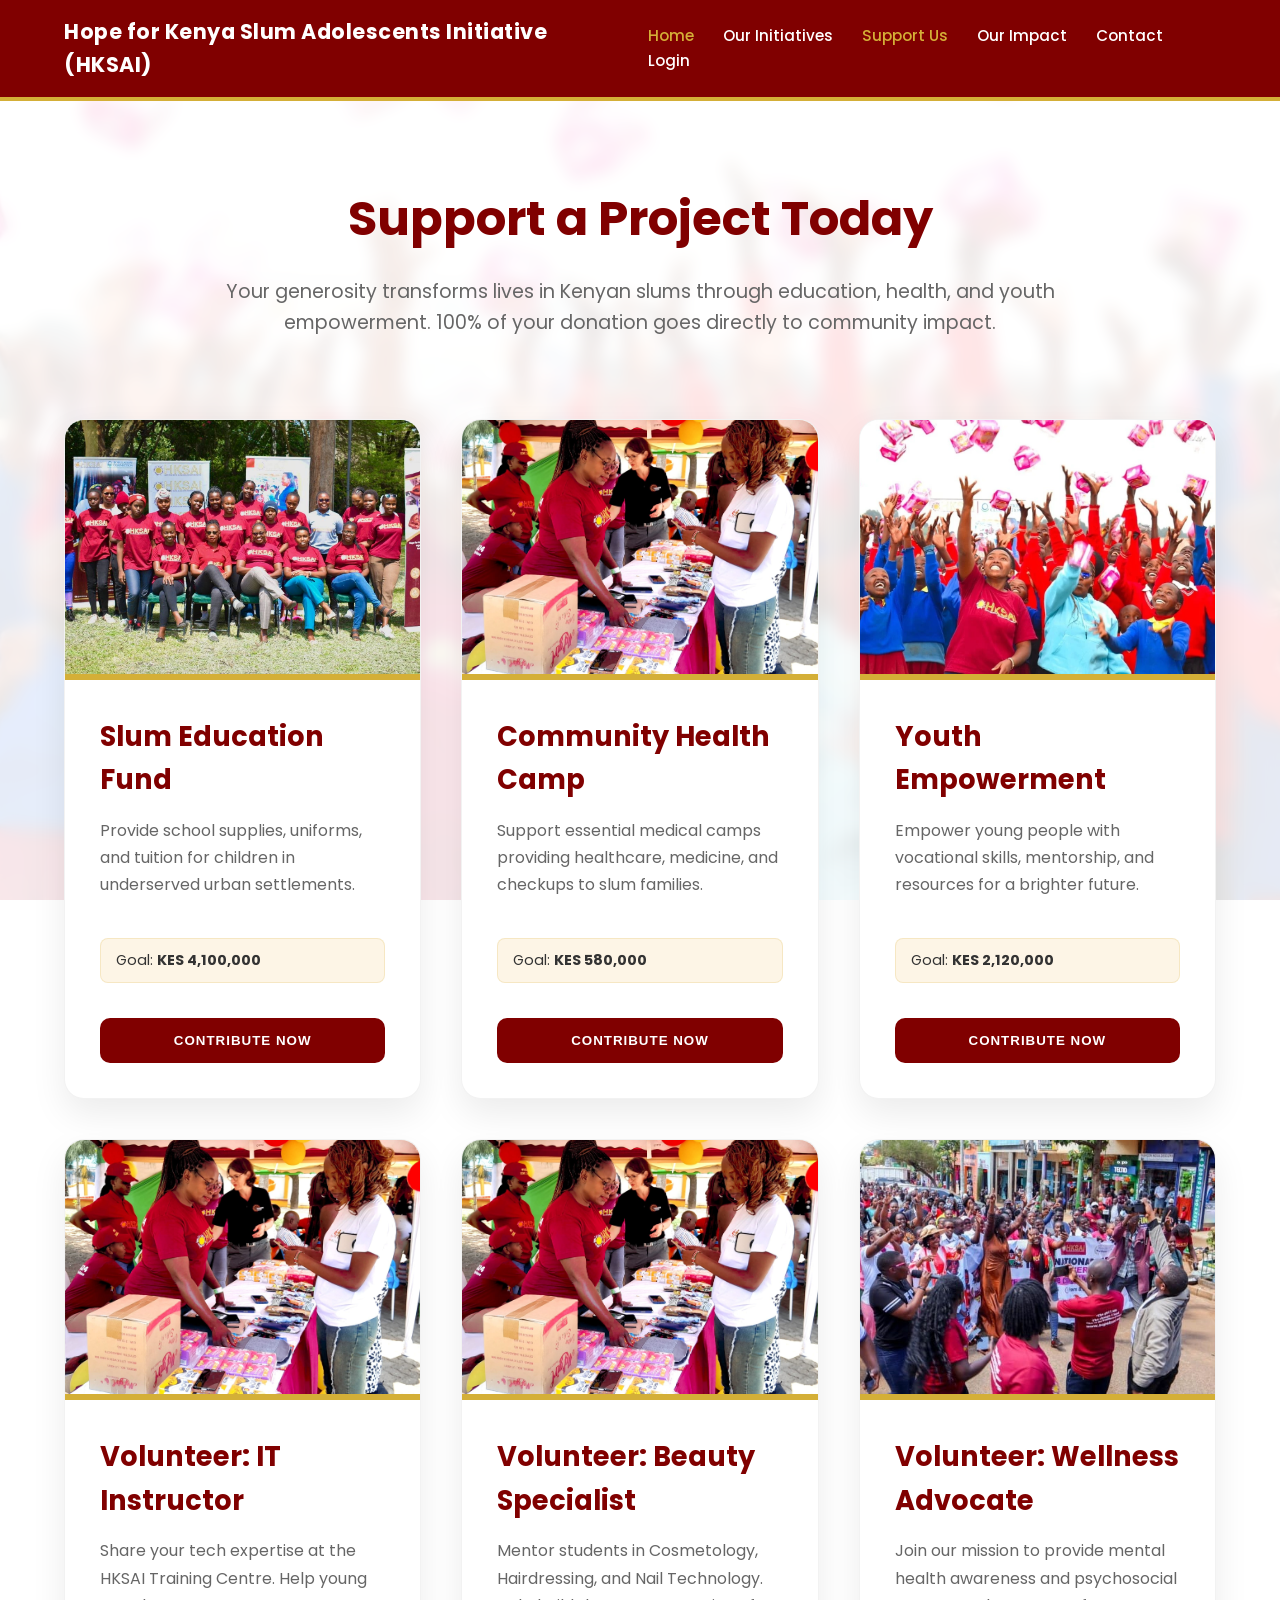
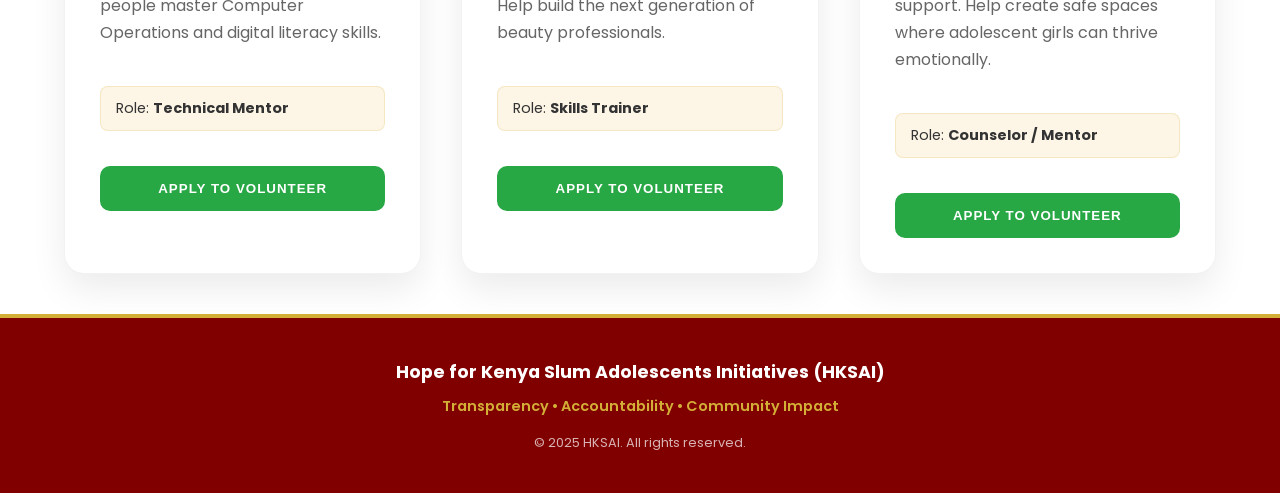
<file: frontend/donate.html>
<!DOCTYPE html>
<html lang="en">
<head>
  <meta charset="UTF-8">
  <meta name="viewport" content="width=device-width, initial-scale=1.0">
  <title>Donate | HKSAI - Hope for Kenya Slum Adolescents Initiatives</title>
  <link rel="stylesheet" href="styles.css">
</head>
<body class="bg-image">

  <div class="glass-wrapper">
    
    <header class="main-header">
      <div class="header-container">
        <div class="site-url">Hope for Kenya Slum Adolescents Initiative (HKSAI)</div>
        <nav>
          <a href="index.html" class="active">Home</a>
          <a href="projects.html">Our Initiatives</a>
          <a href="donate.html" class="active">Support Us</a>
          <a href="dashboard.html">Our Impact</a>
          <a href="contact.html">Contact</a>
          <a href="login.html" class="login-link">Login</a>
        </nav>
      </div>
      <div class="gold-line"></div>
    </header>

    <section class="hero-section">
      <h1>Support a Project Today</h1>
      <p>Your generosity transforms lives in Kenyan slums through education, health, and youth empowerment. 100% of your donation goes directly to community impact.</p>
    </section>

    <main class="content-grid">

      <div class="donation-card">
        <div class="card-img" style="background-image: url('../frontend/H5.jpg');"></div>
        <div class="card-body">
          <h3>Slum Education Fund</h3>
          <p>Provide school supplies, uniforms, and tuition for children in underserved urban settlements.</p>
          <div class="goal-tag">Goal: <strong>KES 4,100,000</strong></div>
          <button class="donate-btn">Contribute Now</button>
        </div>
      </div>

      <div class="donation-card">
        <div class="card-img" style="background-image: url('../frontend/H3.jpg');"></div>
        <div class="card-body">
          <h3>Community Health Camp</h3>
          <p>Support essential medical camps providing healthcare, medicine, and checkups to slum families.</p>
          <div class="goal-tag">Goal: <strong>KES 580,000</strong></div>
          <button class="donate-btn">Contribute Now</button>
        </div>
      </div>

      <div class="donation-card">
        <div class="card-img" style="background-image: url('../frontend/H1.jpeg');"></div>
        <div class="card-body">
          <h3>Youth Empowerment</h3>
          <p>Empower young people with vocational skills, mentorship, and resources for a brighter future.</p>
          <div class="goal-tag">Goal: <strong>KES 2,120,000</strong></div>
          <button class="donate-btn">Contribute Now</button>
        </div>
      </div>
      
    <div class="donation-card">
  <div class="card-img" style="background-image: url('../frontend/H3.jpg');"></div>
  <div class="card-body">
    <h3>Volunteer: IT Instructor</h3>
    <p>Share your tech expertise at the HKSAI Training Centre. Help young people master Computer Operations and digital literacy skills.</p>
    <div class="goal-tag">Role: <strong>Technical Mentor</strong></div>
    <button class="donate-btn" style="background-color: #28a745;">Apply to Volunteer</button>
  </div>
</div>
      <div class="donation-card">
  <div class="card-img" style="background-image: url('../frontend/H3.jpg');"></div>
  <div class="card-body">
    <h3>Volunteer: Beauty Specialist</h3>
    <p>Mentor students in Cosmetology, Hairdressing, and Nail Technology. Help build the next generation of beauty professionals.</p>
    <div class="goal-tag">Role: <strong>Skills Trainer</strong></div>
    <button class="donate-btn" style="background-color: #28a745;">Apply to Volunteer</button>
  </div>
</div>
      <div class="donation-card">
  <div class="card-img" style="background-image: url('../frontend/h4.jpg');"></div>
  <div class="card-body">
    <h3>Volunteer: Wellness Advocate</h3>
    <p>Join our mission to provide mental health awareness and psychosocial support. Help create safe spaces where adolescent girls can thrive emotionally.</p>
    <div class="goal-tag">Role: <strong>Counselor / Mentor</strong></div>
    <button class="donate-btn" style="background-color: #28a745;">Apply to Volunteer</button>
  </div>
</div>

    </main> <footer class="main-footer">
      <div class="gold-line"></div>
      <div class="footer-content">
        <p class="org-name">Hope for Kenya Slum Adolescents Initiatives (HKSAI)</p>
        <p class="mission-tags">Transparency • Accountability • Community Impact</p>
        <p class="copyright">© 2025 HKSAI. All rights reserved.</p>
      </div>
    </footer>

  </div> </body>
</html>
</file>
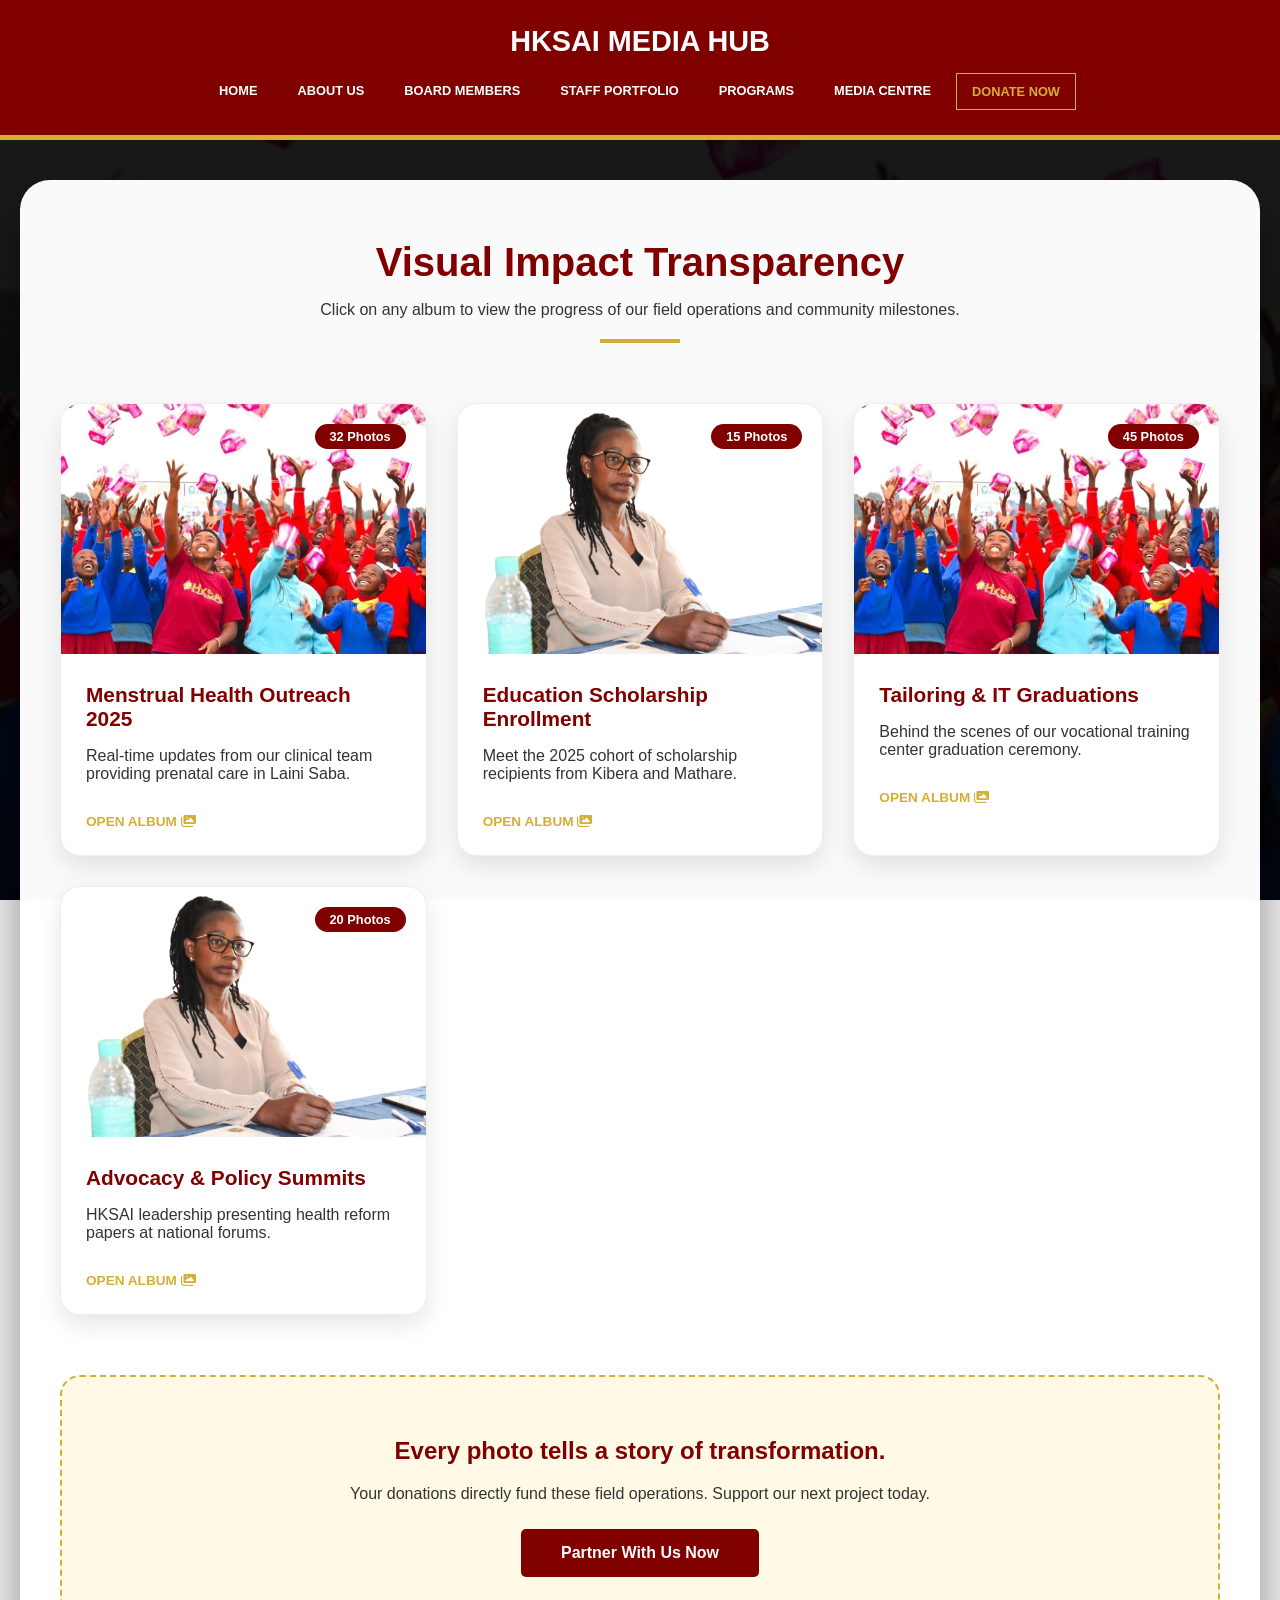
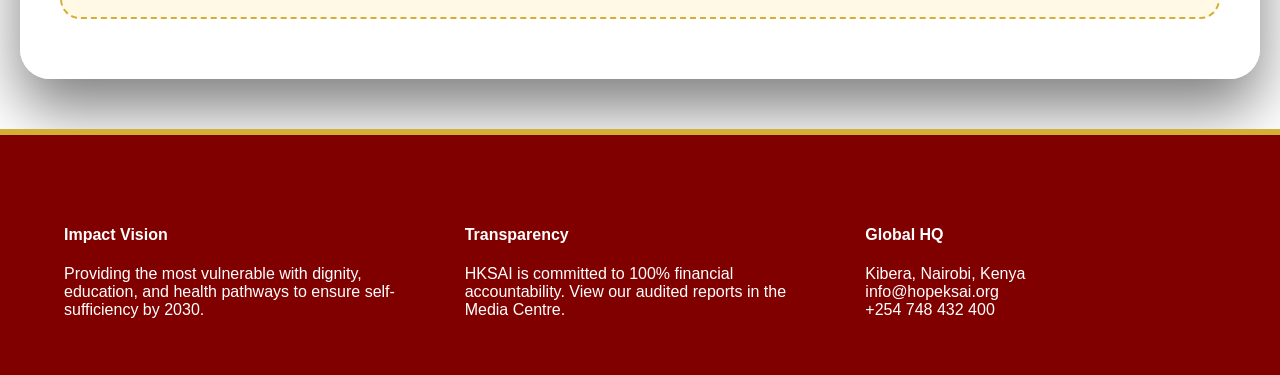
<file: frontend/gallery.html>
<!DOCTYPE html>
<html lang="en">
<head>
    <meta charset="UTF-8">
    <meta name="viewport" content="width=device-width, initial-scale=1.0">
    <title>Impact Albums | HKSAI Media Hub</title>
    <link rel="stylesheet" href="https://cdnjs.cloudflare.com/ajax/libs/font-awesome/6.0.0/css/all.min.css">
    <style>
        :root {
            --maroon: #800000;
            --gold: #D4AF37;
            --white: #ffffff;
            --glass: rgba(255, 255, 255, 0.98);
        }

        body {
            margin: 0;
            font-family: 'Inter', sans-serif;
            background: linear-gradient(rgba(0,0,0,0.9), rgba(0,0,0,0.9)), url('H1.jpeg');
            background-size: cover;
            background-attachment: fixed;
            color: #333;
        }

        /* --- NAVIGATION --- */
        header.portal-header {
            background: var(--maroon);
            padding: 25px 5%;
            border-bottom: 5px solid var(--gold);
            text-align: center;
            position: sticky;
            top: 0;
            z-index: 1000;
        }

        .header-title { color: white; font-size: 1.8rem; font-weight: 900; text-transform: uppercase; margin-bottom: 15px; }
        
        nav.main-nav { display: flex; justify-content: center; flex-wrap: wrap; gap: 10px; }
        nav.main-nav a {
            color: white; text-decoration: none; font-weight: 600; text-transform: uppercase;
            font-size: 0.8rem; padding: 10px 15px; transition: 0.3s;
        }
        nav.main-nav a:hover { color: var(--gold); }

        /* --- CONTENT CONTAINER --- */
        .portal-container { max-width: 1400px; margin: 40px auto; padding: 0 20px; }
        
        .impact-card {
            background: var(--glass);
            padding: 60px 40px;
            border-radius: 30px;
            box-shadow: 0 30px 60px rgba(0,0,0,0.5);
        }

        .section-intro { text-align: center; margin-bottom: 60px; }
        .section-intro h1 { color: var(--maroon); font-size: 2.5rem; margin: 0; }
        .divider { width: 80px; height: 4px; background: var(--gold); margin: 20px auto; }

        /* --- CLICKABLE ALBUM GRID --- */
        .album-grid {
            display: grid;
            grid-template-columns: repeat(auto-fit, minmax(350px, 1fr));
            gap: 30px;
        }

        .album-card {
            background: white;
            border-radius: 20px;
            overflow: hidden;
            box-shadow: 0 10px 25px rgba(0,0,0,0.1);
            transition: 0.4s;
            position: relative;
            cursor: pointer;
            border: 1px solid #eee;
        }

        .album-card:hover { transform: translateY(-10px); border-color: var(--gold); }

        .album-cover {
            width: 100%;
            height: 250px;
            object-fit: cover;
            transition: 0.5s;
        }

        .album-card:hover .album-cover { scale: 1.05; }

        .album-overlay {
            position: absolute;
            top: 20px;
            right: 20px;
            background: var(--maroon);
            color: white;
            padding: 5px 15px;
            border-radius: 30px;
            font-weight: bold;
            font-size: 0.8rem;
        }

        .album-body { padding: 25px; }
        .album-body h3 { margin: 0 0 10px; color: var(--maroon); font-size: 1.3rem; }
        
        .btn-view {
            display: inline-block;
            margin-top: 15px;
            color: var(--gold);
            font-weight: 700;
            text-transform: uppercase;
            font-size: 0.85rem;
            text-decoration: none;
        }

        /* --- DONATION CALL TO ACTION --- */
        .donate-cta {
            background: #fff9e6;
            padding: 40px;
            border-radius: 20px;
            margin-top: 60px;
            text-align: center;
            border: 2px dashed var(--gold);
        }

        /* --- FOOTER --- */
        footer {
            background: var(--maroon);
            color: white;
            padding: 70px 5% 40px;
            border-top: 6px solid var(--gold);
            margin-top: 50px;
        }

        .footer-grid {
            display: grid;
            grid-template-columns: repeat(3, 1fr);
            gap: 50px;
            max-width: 1200px;
            margin: 0 auto;
        }

        @media (max-width: 900px) {
            .footer-grid, .album-grid { grid-template-columns: 1fr; }
        }
    </style>
</head>
<body>

    <header class="portal-header">
        <div class="header-title">HKSAI Media Hub</div>
        <nav class="main-nav">
            <a href="index.html">Home</a>
            <a href="about.html">About Us</a>
            <a href="board.html">Board Members</a>
            <a href="staff.html">Staff Portfolio</a>
            <a href="projects.html">Programs</a>
            <a href="gallery.html">Media Centre</a>
            <a href="donate.html" style="border: 1px solid var(--gold); color: var(--gold);">Donate Now</a>
        </nav>
    </header>

    <div class="portal-container">
        <div class="impact-card">
            
            <div class="section-intro">
                <h1>Visual Impact Transparency</h1>
                <p>Click on any album to view the progress of our field operations and community milestones.</p>
                <div class="divider"></div>
            </div>

            <div class="album-grid">
                
                <div class="album-card">
                    <span class="album-overlay">32 Photos</span>
                    <img src="H1.jpeg" class="album-cover" alt="Health Outreach">
                    <div class="album-body">
                        <h3>Menstrual Health Outreach 2025</h3>
                        <p>Real-time updates from our clinical team providing prenatal care in Laini Saba.</p>
                        <a href="#" class="btn-view">Open Album <i class="fas fa-images"></i></a>
                    </div>
                </div>

                <div class="album-card">
                    <span class="album-overlay">15 Photos</span>
                    <img src="EM.png" class="album-cover" alt="Scholars">
                    <div class="album-body">
                        <h3>Education Scholarship Enrollment</h3>
                        <p>Meet the 2025 cohort of scholarship recipients from Kibera and Mathare.</p>
                        <a href="#" class="btn-view">Open Album <i class="fas fa-images"></i></a>
                    </div>
                </div>

                <div class="album-card">
                    <span class="album-overlay">45 Photos</span>
                    <img src="H1.jpeg" class="album-cover" alt="Vocational">
                    <div class="album-body">
                        <h3>Tailoring & IT Graduations</h3>
                        <p>Behind the scenes of our vocational training center graduation ceremony.</p>
                        <a href="#" class="btn-view">Open Album <i class="fas fa-images"></i></a>
                    </div>
                </div>

                <div class="album-card">
                    <span class="album-overlay">20 Photos</span>
                    <img src="EM.png" class="album-cover" alt="Policy">
                    <div class="album-body">
                        <h3>Advocacy & Policy Summits</h3>
                        <p>HKSAI leadership presenting health reform papers at national forums.</p>
                        <a href="#" class="btn-view">Open Album <i class="fas fa-images"></i></a>
                    </div>
                </div>

            </div>

            <div class="donate-cta">
                <h2 style="color: var(--maroon);">Every photo tells a story of transformation.</h2>
                <p>Your donations directly fund these field operations. Support our next project today.</p>
                <a href="donate.html" style="display:inline-block; background: var(--maroon); color: white; padding: 15px 40px; text-decoration: none; border-radius: 5px; font-weight: bold; margin-top: 10px;">Partner With Us Now</a>
            </div>

        </div>
    </div>

    <footer>
        <div class="footer-grid">
            <div class="footer-col">
                <h4>Impact Vision</h4>
                <p>Providing the most vulnerable with dignity, education, and health pathways to ensure self-sufficiency by 2030.</p>
            </div>
            <div class="footer-col">
                <h4>Transparency</h4>
                <p>HKSAI is committed to 100% financial accountability. View our audited reports in the Media Centre.</p>
            </div>
            <div class="footer-col">
                <h4>Global HQ</h4>
                <p>Kibera, Nairobi, Kenya<br>info@hopeksai.org<br>+254 748 432 400</p>
            </div>
        </div>
    </footer>

</body>
</html>
</file>
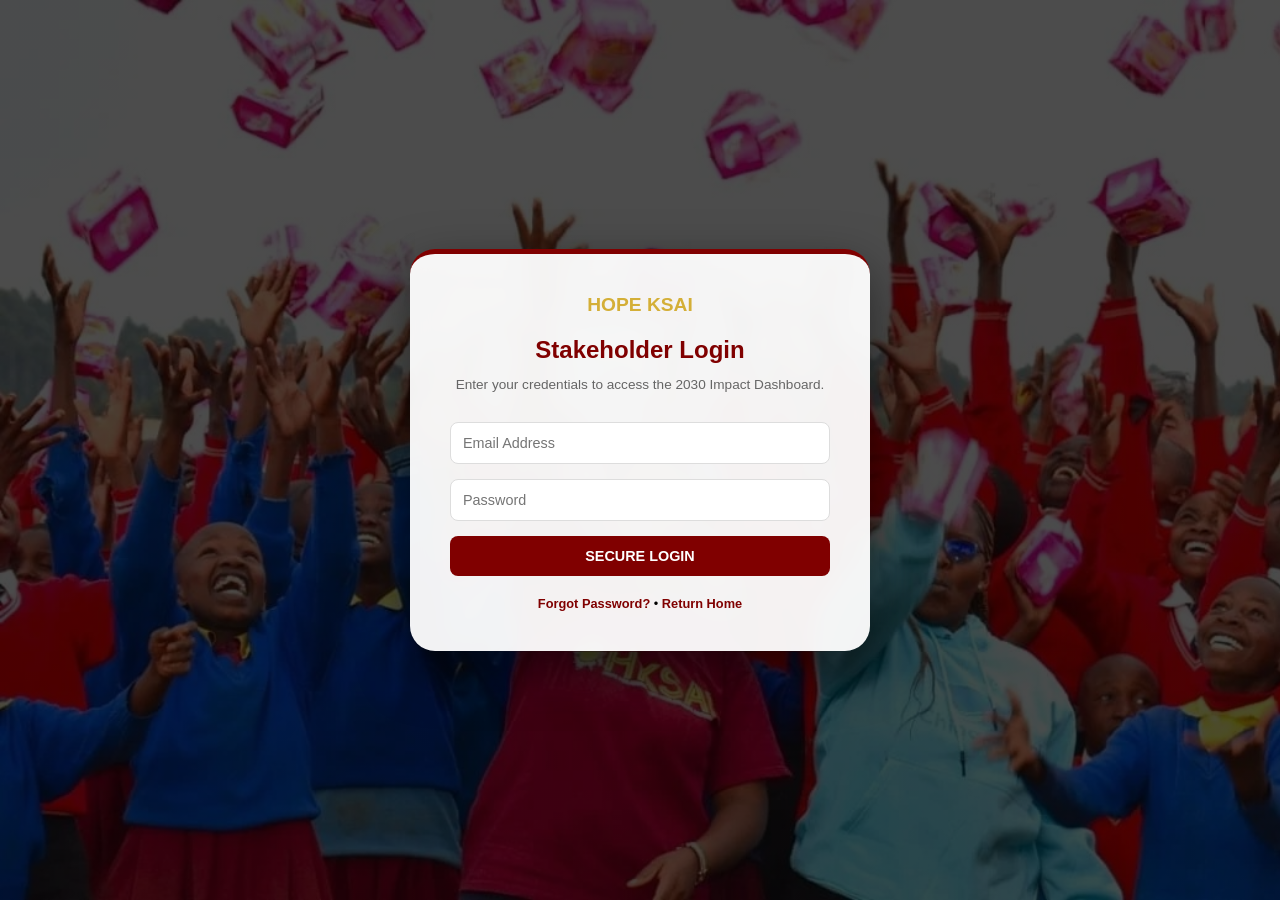
<file: frontend/login.html>
<!DOCTYPE html>
<html lang="en">
<head>
    <meta charset="UTF-8">
    <meta name="viewport" content="width=device-width, initial-scale=1.0">
    <title>Login | HKSAI Portal</title>
    <style>
        :root {
            --maroon: #800000;
            --gold: #D4AF37;
            --white: #ffffff;
        }

        body {
            margin: 0;
            font-family: 'Segoe UI', sans-serif;
            background: linear-gradient(rgba(0,0,0,0.7), rgba(0,0,0,0.7)), url('H1.jpeg');
            background-size: cover;
            background-attachment: fixed;
            height: 100vh;
            display: flex;
            align-items: center;
            justify-content: center;
        }

        .login-card {
            background: rgba(255, 255, 255, 0.95);
            backdrop-filter: blur(10px);
            padding: 40px;
            border-radius: 25px;
            width: 100%;
            max-width: 380px;
            box-shadow: 0 20px 50px rgba(0,0,0,0.5);
            text-align: center;
            border-top: 5px solid var(--maroon);
        }

        .login-card h2 {
            color: var(--maroon);
            font-size: 1.5rem;
            margin-bottom: 10px;
        }

        .login-card p {
            font-size: 0.85rem;
            color: #666;
            margin-bottom: 30px;
        }

        input {
            width: 100%;
            padding: 12px;
            margin-bottom: 15px;
            border: 1px solid #ddd;
            border-radius: 8px;
            box-sizing: border-box;
            font-size: 0.9rem;
        }

        .btn-login {
            width: 100%;
            background: var(--maroon);
            color: white;
            padding: 12px;
            border: none;
            border-radius: 8px;
            font-weight: bold;
            font-size: 0.9rem;
            cursor: pointer;
            transition: 0.3s;
        }

        .btn-login:hover {
            background: var(--gold);
            color: var(--maroon);
        }

        .footer-links {
            margin-top: 20px;
            font-size: 0.8rem;
        }

        .footer-links a { color: var(--maroon); text-decoration: none; font-weight: 600; }
    </style>
</head>
<body>

<div class="login-card">
    <div style="color: var(--gold); font-weight: 800; font-size: 1.2rem; margin-bottom: 10px;">HOPE KSAI</div>
    <h2>Stakeholder Login</h2>
    <p>Enter your credentials to access the 2030 Impact Dashboard.</p>
    
    <form action="dashboard.html">
        <input type="email" placeholder="Email Address" required>
        <input type="password" placeholder="Password" required>
        <button type="submit" class="btn-login">SECURE LOGIN</button>
    </form>

    <div class="footer-links">
        <a href="contact.html">Forgot Password?</a> • <a href="index.html">Return Home</a>
    </div>
</div>

</body>
</html>
</file>
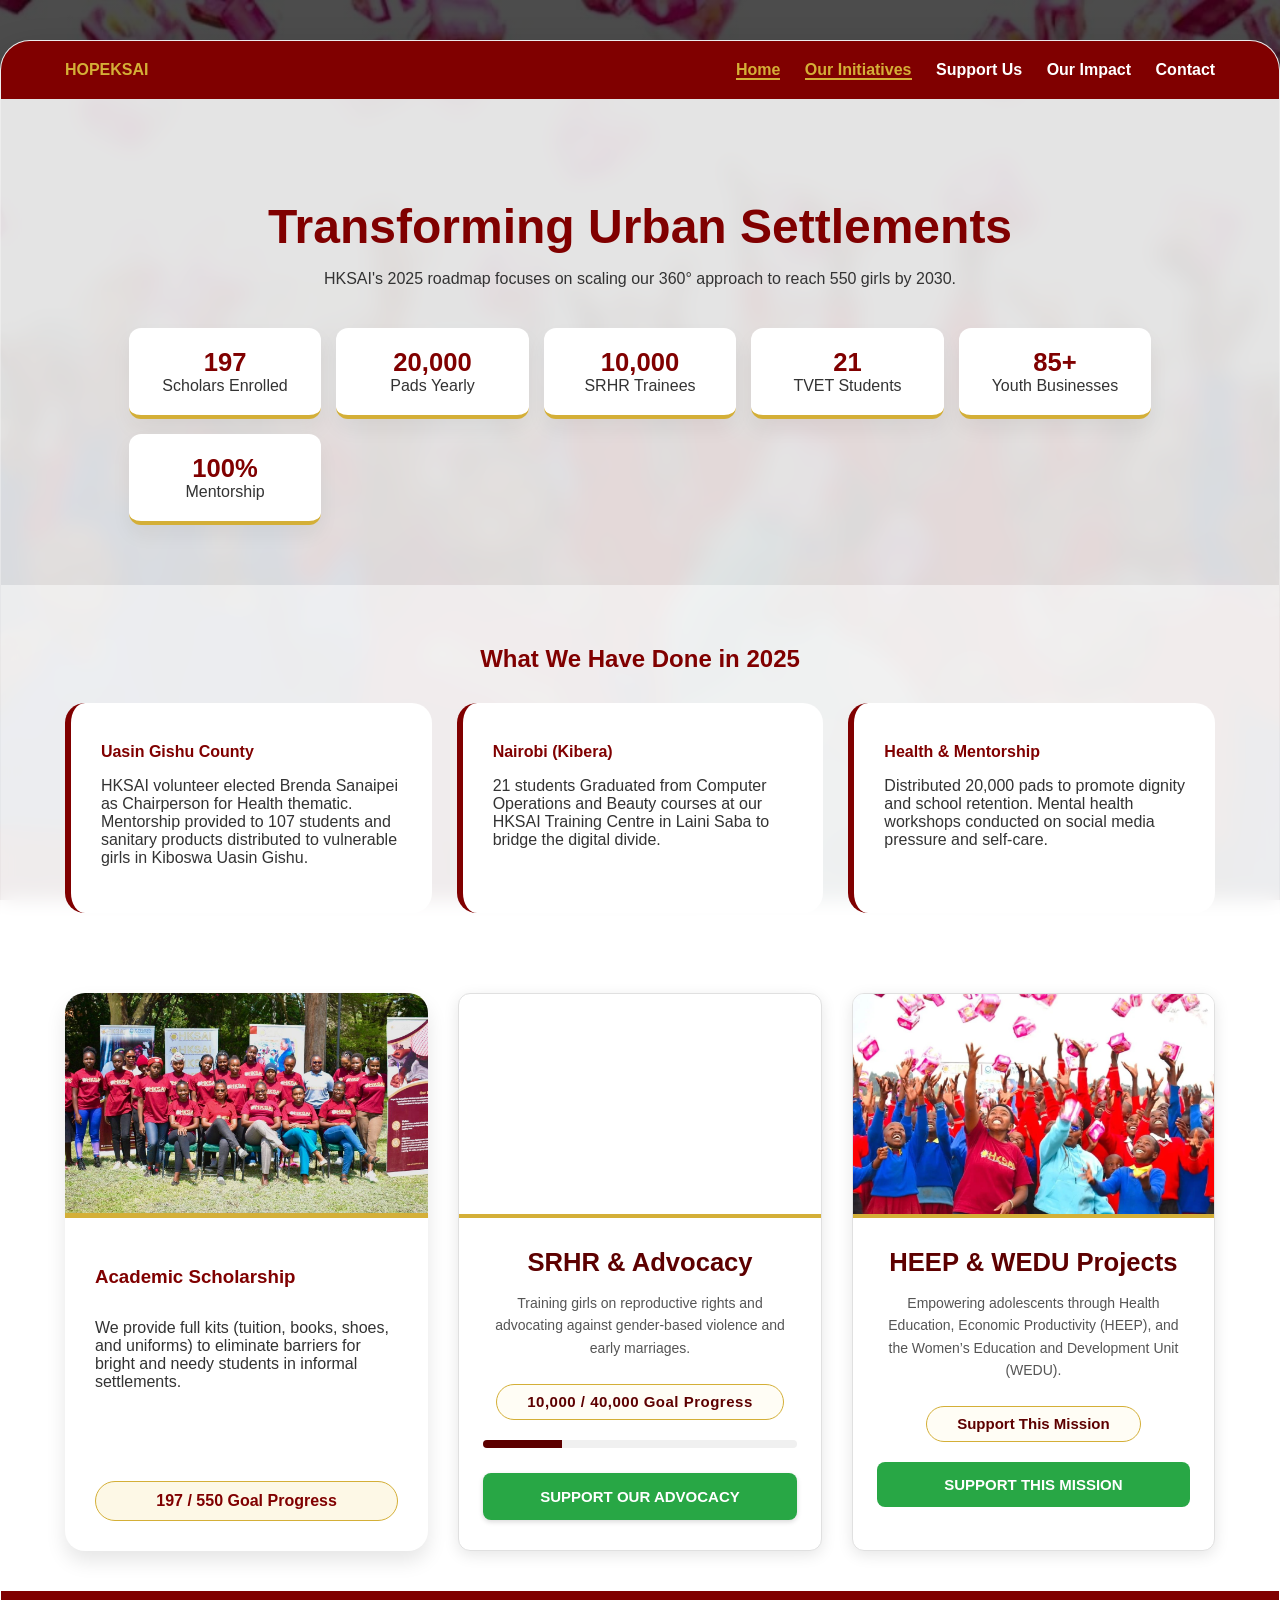
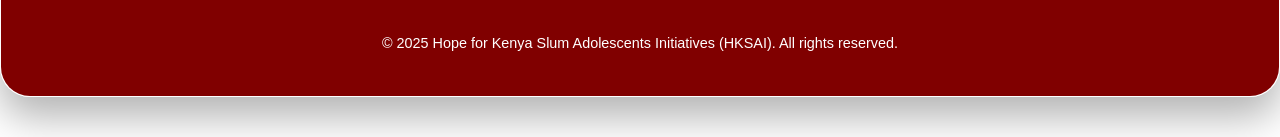
<file: frontend/projects.html>
<!DOCTYPE html>
<html lang="en">
<head>
    <meta charset="UTF-8">
    <meta name="viewport" content="width=device-width, initial-scale=1.0">
    <title>Our Initiatives | HKSAI 2025 Impact</title>
    <style>
        /* --- BRAND IDENTITY VARIABLES --- */
        :root {
            --maroon: #800000;
            --maroon-dark: #600000;
            --gold: #D4AF37;
            --gold-light: #fdf8e6;
            --white: #ffffff;
            --text-muted: #555555;
            --glass-bg: rgba(255, 255, 255, 0.85);
        }

        /* --- GLOBAL & LAYOUT --- */
        body {
            margin: 0;
            font-family: 'Segoe UI', Roboto, sans-serif;
            color: #333;
            /* Using H1.jpeg as the background with a dark overlay */
            background: linear-gradient(rgba(0,0,0,0.7), rgba(0,0,0,0.7)), url('H1.jpeg');
            background-size: cover;
            background-attachment: fixed;
            background-position: center;
        }

        .glass-wrapper {
            max-width: 1300px;
            margin: 40px auto;
            background: var(--glass-bg);
            backdrop-filter: blur(10px);
            border-radius: 30px;
            overflow: hidden;
            box-shadow: 0 20px 40px rgba(0,0,0,0.3);
            border: 1px solid rgba(255, 255, 255, 0.3);
        }

        /* --- NAVIGATION --- */
        .main-header {
            background: var(--maroon);
            padding: 20px 5%;
        }

        .header-container {
            display: flex;
            justify-content: space-between;
            align-items: center;
        }

        .site-url { color: var(--gold); font-weight: bold; }

        nav a {
            color: white;
            text-decoration: none;
            margin-left: 20px;
            font-weight: 600;
            transition: 0.3s;
        }

        nav a.active { color: var(--gold); border-bottom: 2px solid var(--gold); }

        /* --- HERO & RIBBON --- */
        .hero-projects {
            text-align: center;
            padding: 60px 10%;
        }

        .hero-projects h1 {
            font-size: 3rem;
            color: var(--maroon);
            margin-bottom: 10px;
        }

        .impact-summary-ribbon {
            display: grid;
            grid-template-columns: repeat(auto-fit, minmax(160px, 1fr));
            gap: 15px;
            margin-top: 40px;
        }

        .ribbon-item {
            background: var(--white);
            padding: 20px 10px;
            border-radius: 12px;
            text-align: center;
            border-bottom: 4px solid var(--gold);
            box-shadow: 0 10px 20px rgba(0,0,0,0.05);
        }

        .ribbon-item strong {
            display: block;
            font-size: 1.6rem;
            color: var(--maroon);
        }

        /* --- ACHIEVEMENTS GRID --- */
        .achievements-section {
            padding: 40px 5%;
            background: rgba(255, 255, 255, 0.5);
        }

        .achievement-grid {
            display: grid;
            grid-template-columns: repeat(auto-fit, minmax(280px, 1fr));
            gap: 25px;
            margin-top: 30px;
        }

        .achievement-card {
            background: var(--white);
            padding: 30px;
            border-radius: 20px;
            border-left: 6px solid var(--maroon);
            transition: 0.3s;
        }

        .achievement-card:hover { transform: translateY(-5px); }
        .achievement-card h4 { color: var(--maroon); margin: 10px 0; }

        /* --- INITIATIVES CARDS --- */
        .projects-container {
            display: grid;
            grid-template-columns: repeat(auto-fit, minmax(350px, 1fr));
            gap: 30px;
            padding: 40px 5%;
        }

        .project-card {
            background: var(--white);
            border-radius: 20px;
            overflow: hidden;
            display: flex;
            flex-direction: column;
            box-shadow: 0 10px 20px rgba(0,0,0,0.1);
        }

        .project-media {
            height: 220px;
            background-size: cover;
            background-position: center;
            border-bottom: 5px solid var(--gold);
        }

        .project-info { padding: 30px; flex-grow: 1; display: flex; flex-direction: column; }
        .project-info h3 { color: var(--maroon); margin-bottom: 15px; }
        .impact-stat {
            margin-top: auto;
            background: var(--gold-light);
            color: var(--maroon);
            padding: 10px;
            border-radius: 50px;
            text-align: center;
            font-weight: bold;
            border: 1px solid var(--gold);
        }

        footer {
            background: var(--maroon);
            color: white;
            text-align: center;
            padding: 30px;
            font-size: 0.9rem;
        }
    </style>
</head>
<body>

<div class="glass-wrapper">
    <header class="main-header">
        <div class="header-container">
            <div class="site-url">HOPEKSAI</div>
            <nav>
                <a href="index.html" class="active">Home</a>
                <a href="projects.html" class="active">Our Initiatives</a>
                <a href="donate.html">Support Us</a>
                <a href="dashboard.html">Our Impact</a>
                <a href="contact.html">Contact</a>
            </nav>
        </div>
    </header>

    <section class="hero-projects">
        <h1>Transforming Urban Settlements</h1>
        <p>HKSAI's 2025 roadmap focuses on scaling our 360° approach to reach 550 girls by 2030.</p>
        
        <div class="impact-summary-ribbon">
            <div class="ribbon-item"><strong>197</strong> Scholars Enrolled</div>
            <div class="ribbon-item"><strong>20,000</strong> Pads Yearly</div>
            <div class="ribbon-item"><strong>10,000</strong> SRHR Trainees</div>
            <div class="ribbon-item"><strong>21</strong> TVET Students</div>
            <div class="ribbon-item"><strong>85+</strong> Youth Businesses</div>
            <div class="ribbon-item"><strong>100%</strong> Mentorship</div>
        </div>
    </section>

    <section class="achievements-section">
        <h2 style="text-align:center; color: var(--maroon);">What We Have Done in 2025</h2>
        <div class="achievement-grid">
            <div class="achievement-card">
                <h4>Uasin Gishu County</h4>
                <p>HKSAI volunteer elected Brenda Sanaipei as Chairperson for Health thematic. Mentorship provided to 107 students and sanitary products distributed to vulnerable girls in Kiboswa Uasin Gishu.</p>
            </div>
            <div class="achievement-card">
                <h4>Nairobi (Kibera)</h4>
                <p>21 students Graduated from Computer Operations and Beauty courses at our HKSAI Training Centre in Laini Saba to bridge the digital divide.</p>
            </div>
            <div class="achievement-card">
                <h4>Health & Mentorship</h4>
                <p>Distributed 20,000 pads to promote dignity and school retention. Mental health workshops conducted on social media pressure and self-care.</p>
            </div>
        </div>
    </section>

    <main class="projects-container">
        <article class="project-card">
            <div class="project-media" style="background-image: url('H5.jpg');"></div>
            <div class="project-info">
                <h3>Academic Scholarship</h3>
                <p>We provide full kits (tuition, books, shoes, and uniforms) to eliminate barriers for bright and needy students in informal settlements.</p>
                <div class="impact-stat">197 / 550 Goal Progress</div>
            </div>
        </article>

  <div class="donation-card" style="border: 1px solid #e0e0e0; border-radius: 12px; overflow: hidden; box-shadow: 0 4px 15px rgba(0,0,0,0.1); background: #fff; font-family: 'Segoe UI', Roboto, sans-serif; max-width: 400px; text-align: center;">
  
  <div class="card-img" style="position: relative; overflow: hidden; height: 220px; border-bottom: 4px solid #d4af37;">
    <video autoplay muted loop playsinline style="width: 100%; height: 100%; object-fit: cover;">
      <source src="../frontend/H1.mp4" type="video/mp4">
    </video>
  </div>

  <div class="card-body" style="padding: 30px 24px;">
    <h3 style="margin: 0 0 15px 0; color: #5d0000; font-size: 1.6rem; font-weight: 800; text-transform: none;">
        SRHR & Advocacy
    </h3>
    
    <p style="color: #555; font-size: 14px; line-height: 1.6; margin-bottom: 25px; padding: 0 10px;">
      Training girls on reproductive rights and advocating against gender-based violence and early marriages.
    </p>
    
    <div style="display: inline-block; background-color: #fffdf5; border: 1.5px solid #d4af37; border-radius: 50px; padding: 8px 30px; margin-bottom: 20px;">
      <span style="color: #5d0000; font-weight: 800; font-size: 15px; letter-spacing: 0.5px;">
          10,000 / 40,000 Goal Progress
      </span>
    </div>

    <div style="width: 100%; height: 8px; background: #f0f0f0; border-radius: 10px; margin-bottom: 25px; overflow: hidden;">
      <div style="width: 25%; height: 100%; background: #5d0000;"></div>
    </div>
    
    <button class="donate-btn" style="width: 100%; background-color: #28a745; color: white; border: none; padding: 15px; border-radius: 8px; font-weight: 700; font-size: 15px; cursor: pointer; text-transform: uppercase; box-shadow: 0 2px 5px rgba(0,0,0,0.15);">
      Support Our Advocacy
    </button>
  </div>
</div>

        <div class="donation-card" style="border: 1px solid #e0e0e0; border-radius: 12px; overflow: hidden; box-shadow: 0 4px 15px rgba(0,0,0,0.1); background: #fff; font-family: 'Segoe UI', Roboto, sans-serif; max-width: 400px; text-align: center;">
  
  <div class="card-img" style="background-image: url('../frontend/H1.jpeg'); background-size: cover; background-position: center; height: 220px; border-bottom: 4px solid #d4af37;">
  </div>

  <div class="card-body" style="padding: 30px 24px;">
    <h3 style="margin: 0 0 15px 0; color: #5d0000; font-size: 1.6rem; font-weight: 800;">
        HEEP & WEDU Projects
    </h3>
    
    <p style="color: #555; font-size: 14px; line-height: 1.6; margin-bottom: 25px; padding: 0 10px;">
      Empowering adolescents through Health Education, Economic Productivity (HEEP), and the Women’s Education and Development Unit (WEDU).
    </p>
    
    <div style="display: inline-block; background-color: #fffdf5; border: 1.5px solid #d4af37; border-radius: 50px; padding: 8px 30px; margin-bottom: 20px;">
      <span style="color: #5d0000; font-weight: 800; font-size: 15px;">
          Support This Mission
      </span>
    </div>

    <button class="donate-btn" style="width: 100%; background-color: #28a745; color: white; border: none; padding: 14px; border-radius: 8px; font-weight: 700; font-size: 15px; cursor: pointer; transition: 0.3s; text-transform: uppercase;">
      Support This Mission
    </button>
  </div>
</div>
    </main>

    <footer>
        <p>© 2025 Hope for Kenya Slum Adolescents Initiatives (HKSAI). All rights reserved.</p>
    </footer>
</div>

</body>
</html>
</file>
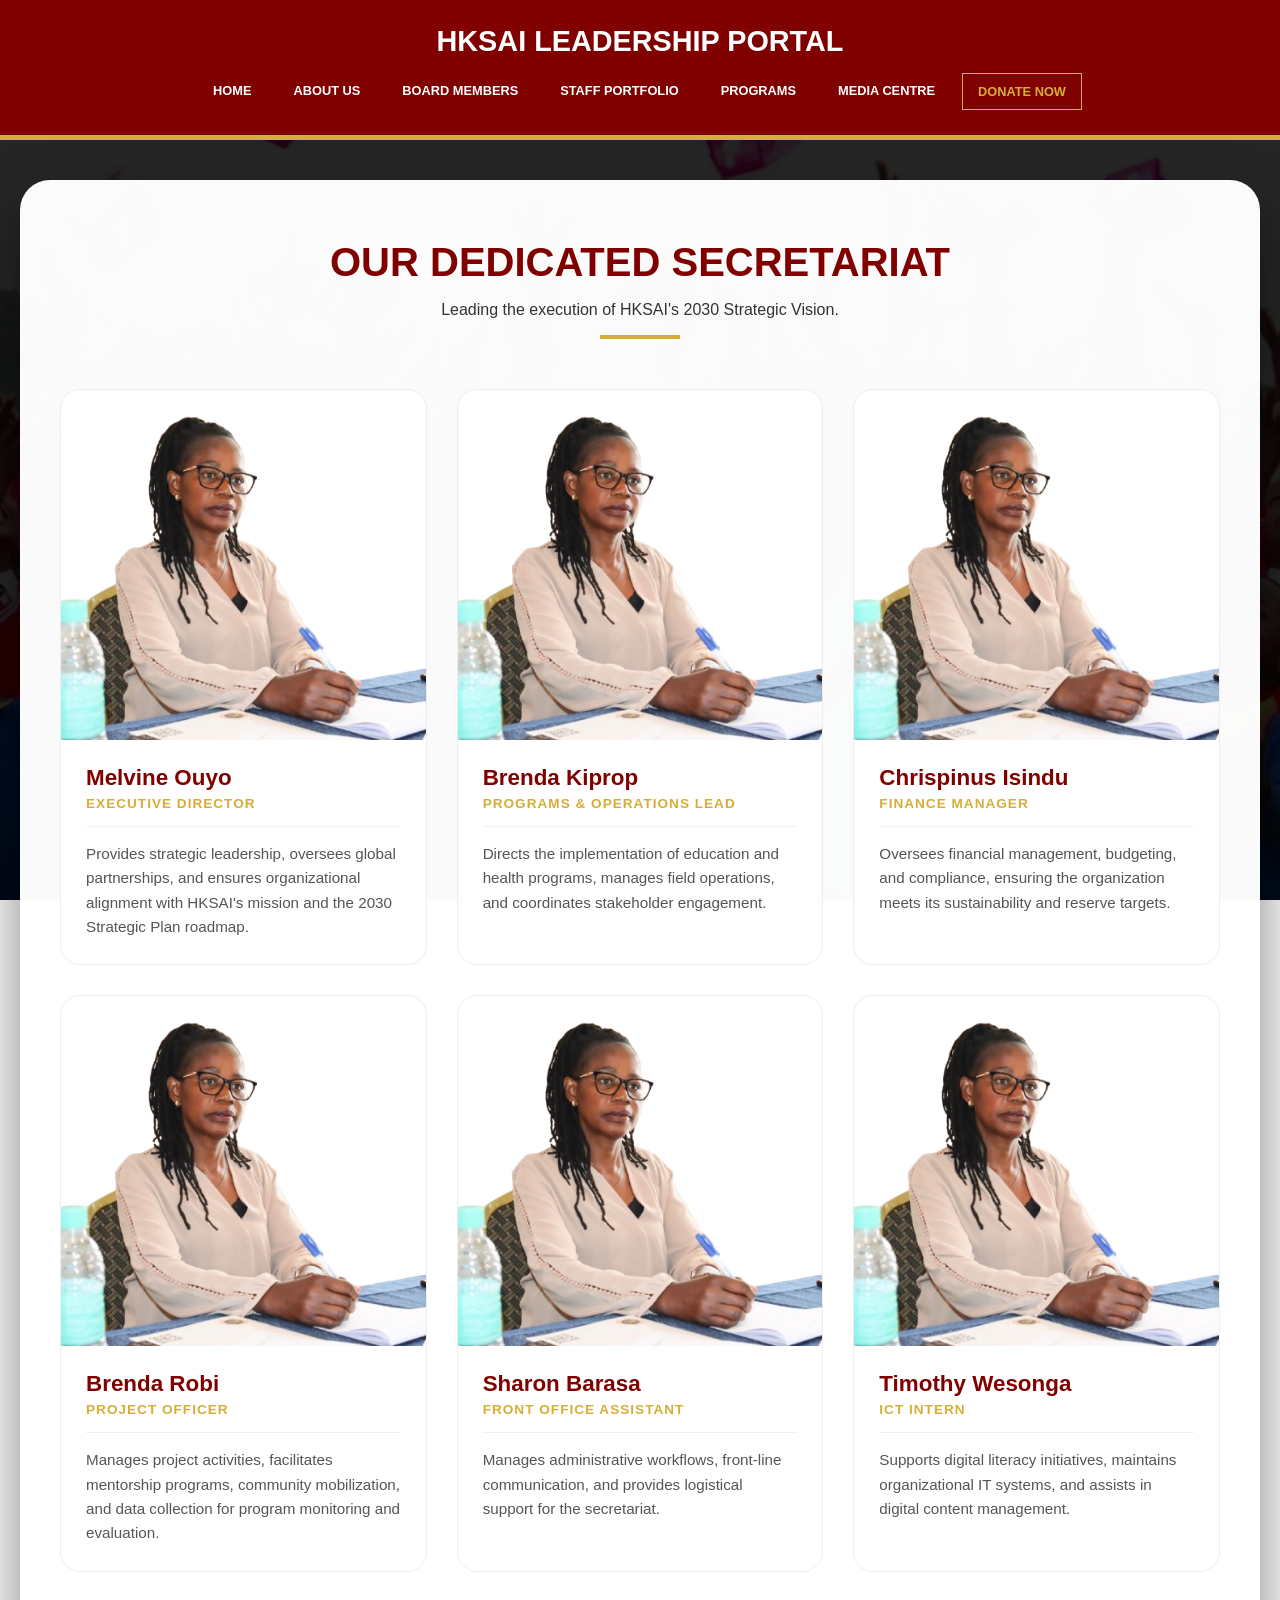
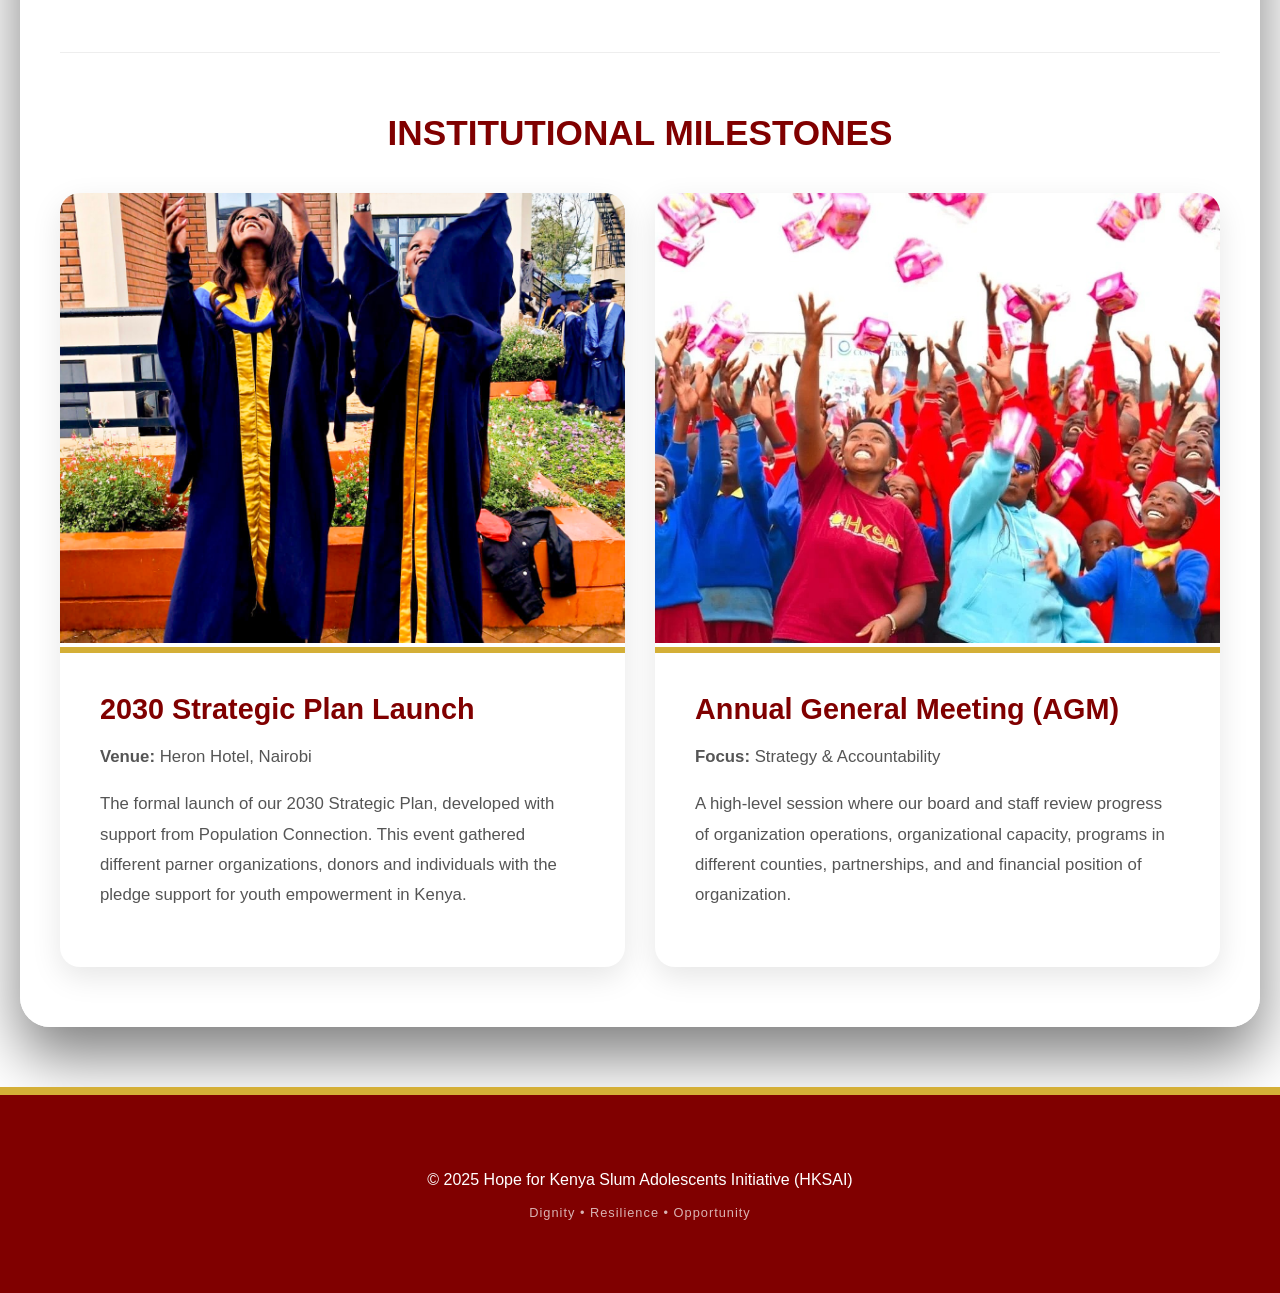
<file: frontend/staff.html>
<!DOCTYPE html>
<html lang="en">
<head>
    <meta charset="UTF-8">
    <meta name="viewport" content="width=device-width, initial-scale=1.0">
    <title>Staff & Milestones | HKSAI Leadership</title>
    <link rel="stylesheet" href="https://cdnjs.cloudflare.com/ajax/libs/font-awesome/6.0.0/css/all.min.css">
    <style>
        :root {
            --maroon: #800000;
            --gold: #D4AF37;
            --white: #ffffff;
            --glass: rgba(255, 255, 255, 0.98);
        }

        body {
            margin: 0;
            font-family: 'Inter', sans-serif;
            background: linear-gradient(rgba(0,0,0,0.85), rgba(0,0,0,0.85)), url('H1.jpeg');
            background-size: cover;
            background-attachment: fixed;
            color: #333;
        }

        /* --- HEADER --- */
        header.portal-header {
            background: var(--maroon);
            padding: 25px 5%;
            border-bottom: 5px solid var(--gold);
            text-align: center;
            position: sticky;
            top: 0;
            z-index: 1000;
        }

        .header-title { color: white; font-size: 1.8rem; font-weight: 900; text-transform: uppercase; margin-bottom: 15px; }
        nav.main-nav { display: flex; justify-content: center; flex-wrap: wrap; gap: 12px; }
        nav.main-nav a { color: white; text-decoration: none; font-weight: 600; text-transform: uppercase; font-size: 0.8rem; padding: 10px 15px; transition: 0.3s; }
        nav.main-nav a:hover { color: var(--gold); background: rgba(255,255,255,0.1); }

        .container { max-width: 1300px; margin: 40px auto; padding: 0 20px; }
        .content-card { background: var(--glass); padding: 60px 40px; border-radius: 30px; box-shadow: 0 30px 60px rgba(0,0,0,0.5); }

        /* --- STAFF SECTION --- */
        .section-header { text-align: center; margin-bottom: 50px; }
        .section-header h1 { color: var(--maroon); font-size: 2.5rem; text-transform: uppercase; margin: 0; }
        .divider { width: 80px; height: 4px; background: var(--gold); margin: 15px auto; }

        .staff-grid {
            display: grid;
            grid-template-columns: repeat(auto-fit, minmax(320px, 1fr));
            gap: 30px;
            margin-bottom: 80px;
        }

        .staff-card {
            background: white;
            border-radius: 20px;
            overflow: hidden;
            transition: 0.3s;
            border: 1px solid #eee;
            display: flex;
            flex-direction: column;
        }

        .staff-card:hover { transform: translateY(-5px); border-color: var(--gold); box-shadow: 0 15px 30px rgba(0,0,0,0.1); }
        .staff-photo { width: 100%; height: 350px; object-fit: cover; }
        
        .staff-info { padding: 25px; flex-grow: 1; }
        .staff-info h3 { margin: 0 0 5px; color: var(--maroon); font-size: 1.4rem; font-weight: 800; }
        .staff-title { color: var(--gold); font-weight: 800; font-size: 0.85rem; text-transform: uppercase; margin-bottom: 15px; letter-spacing: 1px; }
        
        .staff-role-desc { 
            font-size: 0.95rem; 
            line-height: 1.6; 
            color: #555; 
            border-top: 1px solid #f0f0f0; 
            padding-top: 15px;
        }

        /* --- EVENTS SECTION --- */
        .event-section-title { text-align: center; color: var(--maroon); font-size: 2.2rem; margin-bottom: 40px; text-transform: uppercase; font-weight: 900; }
        
        .event-grid {
            display: grid;
            grid-template-columns: 1fr 1fr;
            gap: 30px;
        }

        .event-card {
            background: white;
            border-radius: 20px;
            overflow: hidden;
            box-shadow: 0 10px 30px rgba(0,0,0,0.1);
        }

        .event-img { width: 100%; height: 450px; object-fit: cover; }
        .event-body { padding: 40px; border-top: 6px solid var(--gold); }
        .event-body h2 { color: var(--maroon); margin: 0 0 15px; font-size: 1.8rem; }
        .event-body p { color: #555; line-height: 1.8; font-size: 1.05rem; }

        /* --- FOOTER --- */
        footer { background: var(--maroon); color: white; padding: 60px 20px; text-align: center; margin-top: 60px; border-top: 8px solid var(--gold); }

        @media (max-width: 900px) {
            .event-grid { grid-template-columns: 1fr; }
            .staff-grid { grid-template-columns: 1fr; }
        }
    </style>
</head>
<body>

    <header class="portal-header">
        <div class="header-title">HKSAI Leadership Portal</div>
        <nav class="main-nav">
            <a href="index.html">Home</a>
            <a href="about.html">About Us</a>
            <a href="board.html">Board Members</a>
            <a href="staff.html">Staff Portfolio</a>
            <a href="projects.html">Programs</a>
            <a href="gallery.html">Media Centre</a>
            <a href="donate.html" style="border: 1px solid var(--gold); color: var(--gold);">Donate Now</a>
        </nav>
    </header>

    <div class="container">
        <div class="content-card">
            
            <div class="section-header">
                <h1>Our Dedicated Secretariat</h1>
                <p>Leading the execution of HKSAI's 2030 Strategic Vision.</p>
                <div class="divider"></div>
            </div>

            <div class="staff-grid">
                <div class="staff-card">
                    <img src="EM.png" class="staff-photo" alt="Melvine Ouyo">
                    <div class="staff-info">
                        <h3>Melvine Ouyo</h3>
                        <div class="staff-title">Executive Director</div>
                        <div class="staff-role-desc">
                            Provides strategic leadership, oversees global partnerships, and ensures organizational alignment with HKSAI's mission and the 2030 Strategic Plan roadmap.
                        </div>
                    </div>
                </div>

                <div class="staff-card">
                    <img src="EM.png" class="staff-photo" alt="Brenda Kiprop">
                    <div class="staff-info">
                        <h3>Brenda Kiprop</h3>
                        <div class="staff-title">Programs & Operations Lead</div>
                        <div class="staff-role-desc">
                            Directs the implementation of education and health programs, manages field operations, and coordinates stakeholder engagement.
                        </div>
                    </div>
                </div>

                <div class="staff-card">
                    <img src="EM.png" class="staff-photo" alt="Chrispinus Isindu">
                    <div class="staff-info">
                        <h3>Chrispinus Isindu</h3>
                        <div class="staff-title">Finance Manager</div>
                        <div class="staff-role-desc">
                            Oversees financial management, budgeting, and compliance, ensuring the organization meets its sustainability and reserve targets.
                        </div>
                    </div>
                </div>

                <div class="staff-card">
                    <img src="EM.png" class="staff-photo" alt="Brenda Robi">
                    <div class="staff-info">
                        <h3>Brenda Robi</h3>
                        <div class="staff-title">Project Officer</div>
                        <div class="staff-role-desc">
                            Manages project activities, facilitates mentorship programs, community mobilization, and data collection for program monitoring and evaluation.
                        </div>
                    </div>
                </div>

                <div class="staff-card">
                    <img src="EM.png" class="staff-photo" alt="Sharon Barasa">
                    <div class="staff-info">
                        <h3>Sharon Barasa</h3>
                        <div class="staff-title">Front Office Assistant</div>
                        <div class="staff-role-desc">
                            Manages administrative workflows, front-line communication, and provides logistical support for the secretariat.
                        </div>
                    </div>
                </div>

                <div class="staff-card">
                    <img src="EM.png" class="staff-photo" alt="Timothy Wesonga">
                    <div class="staff-info">
                        <h3>Timothy Wesonga</h3>
                        <div class="staff-title">ICT Intern</div>
                        <div class="staff-role-desc">
                            Supports digital literacy initiatives, maintains organizational IT systems, and assists in digital content management.
                        </div>
                    </div>
                </div>
            </div>

            <hr style="border: 0; border-top: 1px solid #eee; margin-bottom: 60px;">

            <div class="event-section-title">Institutional Milestones</div>

            <div class="event-grid">
                <div class="event-card">
                    <img src="H2.jpg" class="event-img" alt="Strategy Launch at Heron Hotel">
                    <div class="event-body">
                        <h2>2030 Strategic Plan Launch</h2>
                        <p><strong>Venue:</strong> Heron Hotel, Nairobi</p>
                        <p>The formal launch of our 2030 Strategic Plan, developed with support from Population Connection. This event gathered different parner organizations, donors and individuals with the pledge support for youth empowerment in Kenya.</p>
                    </div>
                </div>
                <div class="event-card">
                    <img src="H1.jpeg" class="event-img" alt="Annual General Meeting">
                    <div class="event-body">
                        <h2>Annual General Meeting (AGM)</h2>
                        <p><strong>Focus:</strong> Strategy & Accountability</p>
                        <p>A high-level session where our board and staff review progress of organization operations, organizational capacity, programs in different counties, partnerships, and and financial position of organization.</p>
                    </div>
                </div>
            </div>

        </div>
    </div>

    <footer>
        <p>© 2025 Hope for Kenya Slum Adolescents Initiative (HKSAI)</p>
        <p style="font-size: 0.8rem; opacity: 0.7; letter-spacing: 1px;">Dignity • Resilience • Opportunity</p>
    </footer>

</body>
</html>
</file>
<file: frontend/styles.css>
/* HKSAI BRAND IDENTITY 
   Colors: Maroon (#800000) | Gold (#D4AF37)
   Framework: Sticky Footer + Glassmorphism
*/

@import url('https://fonts.googleapis.com/css2?family=Poppins:wght@300;400;600;700&display=swap');

:root {
    --maroon: #800000;
    --maroon-dark: #5a0000;
    --gold: #D4AF37;
    --gold-light: #fdf5e6;
    --white: #ffffff;
    --text-main: #333333;
    --text-muted: #666666;
    --shadow: 0 10px 30px rgba(0, 0, 0, 0.1);
}

/* 1. Global Reset & Base Setup */
* {
    margin: 0;
    padding: 0;
    box-sizing: border-box;
}

html, body {
    height: 100%; /* Required for sticky footer */
}

body {
    font-family: 'Poppins', sans-serif;
    color: var(--text-main);
    line-height: 1.6;
    background: url('../frontend/H1.jpeg') no-repeat center center fixed;
    background-size: cover;
    display: flex;
    flex-direction: column;
}

/* 2. Glassmorphism Layer (The Parent Container) */
.glass-wrapper {
    background: rgba(255, 255, 255, 0.90);
    backdrop-filter: blur(8px);
    -webkit-backdrop-filter: blur(8px);
    min-height: 100vh;
    display: flex;
    flex-direction: column; /* Allows footer to be pushed down */
}

/* 3. Header & Navigation */
.main-header {
    background: var(--maroon);
    position: sticky;
    top: 0;
    z-index: 1000;
}

.header-container {
    display: flex;
    justify-content: space-between;
    align-items: center;
    padding: 15px 5%;
    max-width: 1400px;
    margin: 0 auto;
}

.site-url {
    color: var(--white);
    font-weight: 700;
    font-size: 1.3rem;
    letter-spacing: 0.5px;
}

nav a {
    color: var(--white);
    text-decoration: none;
    margin-left: 25px;
    font-weight: 500;
    font-size: 0.95rem;
    transition: color 0.3s ease;
}

nav a:hover, nav a.active {
    color: var(--gold);
}

.logout-link {
    padding: 6px 15px;
    border: 1px solid var(--gold);
    border-radius: 4px;
    transition: all 0.3s ease;
}

.logout-link:hover {
    background: var(--gold);
    color: var(--maroon) !important;
}

.gold-line {
    height: 4px;
    background: var(--gold);
    width: 100%;
}

/* 4. Hero Section */
.hero-section {
    text-align: center;
    padding: 80px 10% 40px;
}

.hero-section h1 {
    font-size: 3rem;
    color: var(--maroon);
    margin-bottom: 20px;
    font-weight: 700;
}

.hero-section p {
    font-size: 1.2rem;
    color: var(--text-muted);
    max-width: 850px;
    margin: 0 auto;
}

/* 5. Main Content Grid (Sticky Footer Engine) */
.content-grid {
    display: grid;
    grid-template-columns: repeat(auto-fit, minmax(320px, 1fr));
    gap: 30px;
    padding: 40px 5%;
    max-width: 1400px;
    margin: 0 auto;
    flex: 1 0 auto; /* CRITICAL: Grows to fill space, pushing footer to base */
}

/* 6. Donation Cards */
.donation-card {
    background: var(--white);
    border-radius: 15px;
    overflow: hidden;
    box-shadow: var(--shadow);
    transition: transform 0.3s ease;
    border-bottom: 4px solid var(--maroon);
    display: flex;
    flex-direction: column;
}

.donation-card:hover {
    transform: translateY(-10px);
}

.card-img {
    height: 230px;
    background-size: cover;
    background-position: center;
}

.card-body {
    padding: 30px;
    display: flex;
    flex-direction: column;
    flex-grow: 1;
}

.card-body h3 {
    color: var(--maroon);
    font-size: 1.4rem;
    margin-bottom: 12px;
}

.goal-tag {
    background: var(--gold-light);
    padding: 10px 15px;
    border-radius: 8px;
    margin: 15px 0;
    display: inline-block;
    font-size: 0.9rem;
    border: 1px solid rgba(212, 175, 55, 0.2);
}

.donate-btn {
    margin-top: auto; /* Keeps buttons aligned */
    width: 100%;
    padding: 14px;
    background: var(--maroon);
    color: var(--white);
    border: none;
    border-radius: 8px;
    font-weight: 600;
    cursor: pointer;
    text-transform: uppercase;
    transition: 0.3s;
}

.donate-btn:hover {
    background: var(--maroon-dark);
}

/* HKSAI PROJECTS INTERFACE 
   Theme: Professional NGO / Impact-Driven
   Color Palette: Maroon (#800000) | Gold (#D4AF37)
*/

/* 1. Page Header & Intro */
.projects {
    text-align: center;
    padding: 80px 10% 40px;
}

.projects h1 {
    font-size: 3.2rem;
    color: var(--maroon);
    margin-bottom: 20px;
    font-weight: 800;
}

.projects p {
    font-size: 1.2rem;
    color: var(--text-muted);
    max-width: 800px;
    margin: 0 auto;
}

/* 2. Project Grid Layout */
.content-grid {
    display: grid;
    grid-template-columns: repeat(auto-fit, minmax(350px, 1fr));
    gap: 40px;
    padding: 40px 5%;
    max-width: 1400px;
    margin: 0 auto;
    flex: 1 0 auto;
}

/* 3. Enhanced Project Card Design */
.donation-card {
    background: var(--white);
    border-radius: 20px;
    overflow: hidden;
    box-shadow: 0 15px 35px rgba(0, 0, 0, 0.08);
    transition: all 0.4s cubic-bezier(0.165, 0.84, 0.44, 1);
    border: 1px solid rgba(0, 0, 0, 0.05);
    display: flex;
    flex-direction: column;
}

.donation-card:hover {
    transform: translateY(-12px);
    box-shadow: 0 25px 50px rgba(128, 0, 0, 0.15);
}

/* Image with Gold Branding line */
.card-img {
    height: 260px;
    background-size: cover;
    background-position: center;
    position: relative;
    border-bottom: 6px solid var(--gold);
}

/* 4. Card Body Content */
.card-body {
    padding: 35px;
    display: flex;
    flex-direction: column;
    flex-grow: 1;
}

.card-body h3 {
    color: var(--maroon);
    font-size: 1.7rem;
    margin-bottom: 15px;
    font-weight: 700;
}

.card-body p {
    font-size: 1rem;
    color: var(--text-muted);
    line-height: 1.7;
    margin-bottom: 25px;
}

/* 5. Impact Badges (Data Visualization) */
.impact-badge {
    margin-top: auto;
    background: var(--gold-light);
    color: var(--maroon);
    padding: 10px 20px;
    border-radius: 50px;
    font-size: 0.9rem;
    font-weight: 700;
    display: inline-flex;
    align-items: center;
    justify-content: center;
    border: 1px solid var(--gold);
    transition: background 0.3s ease;
}

.donation-card:hover .impact-badge {
    background: var(--gold);
    color: var(--white);
}

/* 6. Action Button */
.donate-btn {
    margin-top: 20px;
    width: 100%;
    padding: 15px;
    background: var(--maroon);
    color: var(--white);
    border: none;
    border-radius: 10px;
    font-weight: 600;
    text-transform: uppercase;
    letter-spacing: 1px;
    cursor: pointer;
    transition: 0.3s;
}

.donate-btn:hover {
    background: var(--maroon-dark);
    box-shadow: 0 5px 15px rgba(128, 0, 0, 0.3);
}

/* 7. Mobile Optimization */
@media (max-width: 768px) {
    .projects-hero h1 {
        font-size: 2.2rem;
    }
    .content-grid {
        grid-template-columns: 1fr;
        padding: 20px 5%;
    }
}


/* 7. Footer (Fixed to base) */
.main-footer {
    background: var(--maroon);
    color: var(--white);
    text-align: center;
    width: 100%;
    flex-shrink: 0; /* Prevents footer from collapsing */
}

.footer-content {
    padding: 40px 5%;
}
.content-grid {
  flex: 1 0 auto; /* This pushes the footer to the bottom */
}

.org-name {
    font-weight: 700;
    font-size: 1.1rem;
    margin-bottom: 8px;
}

.mission-tags {
    color: var(--gold);
    font-size: 0.9rem;
    font-weight: 600;
    margin-bottom: 15px;
}

.copyright {
    font-size: 0.8rem;
    opacity: 0.7;
}

/* 8. Responsive Adjustments */
@media (max-width: 768px) {
    .header-container {
        flex-direction: column;
        gap: 15px;
    }
    nav a {
        margin: 5px 10px;
    }
    .hero-section h1 {
        font-size: 2rem;
    }
}
</file>
